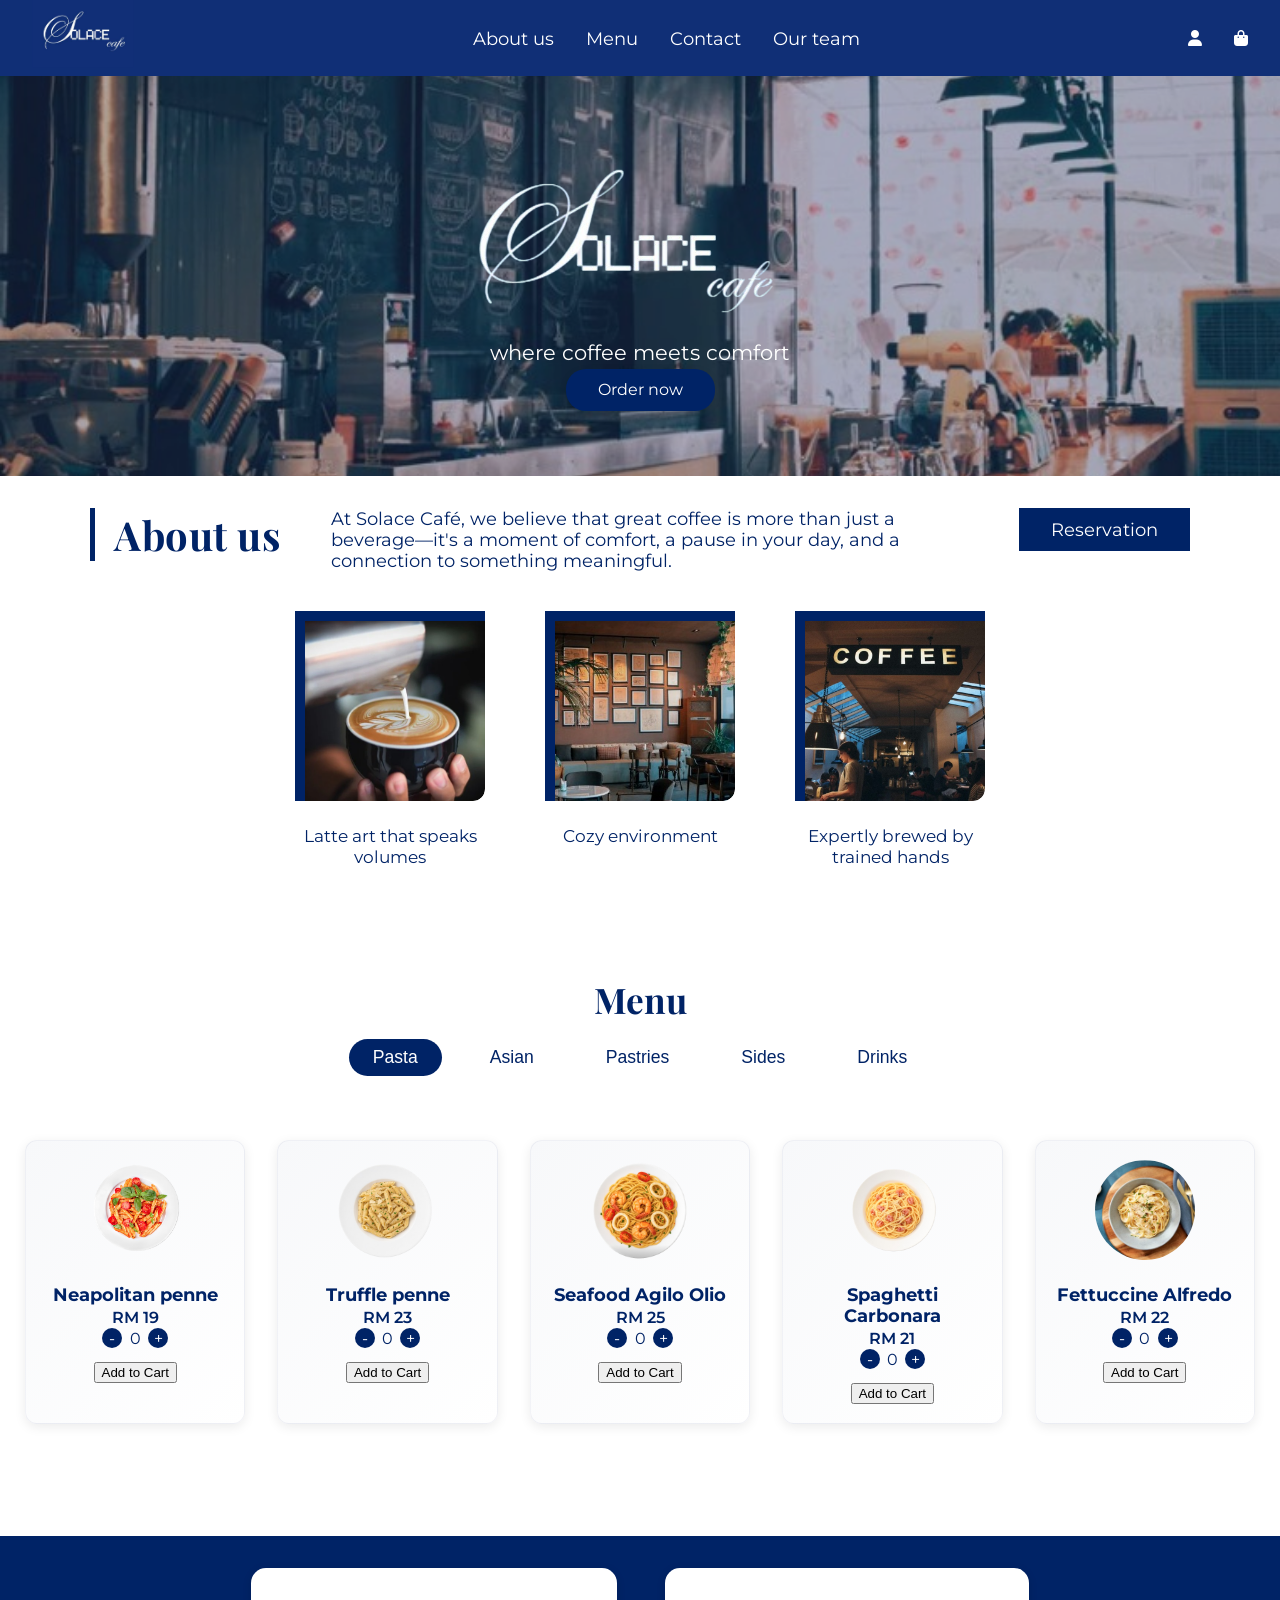
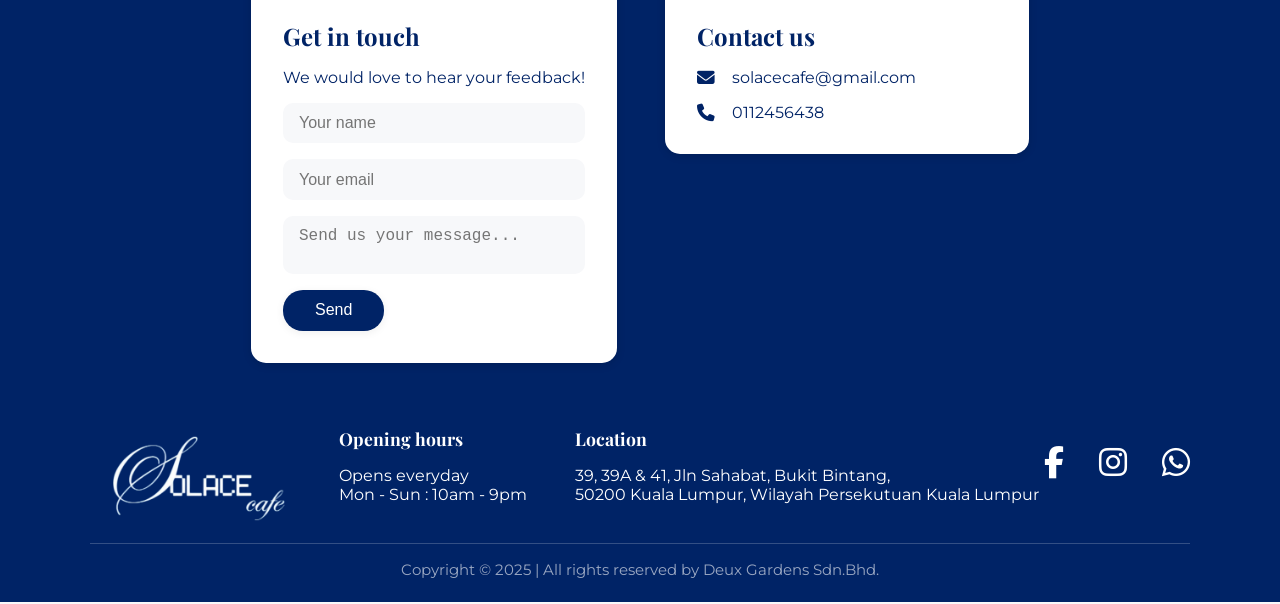
<file: index.html>
<!DOCTYPE html>
<html lang="en">
<head>
  <meta charset="UTF-8">
  <meta name="viewport" content="width=device-width, initial-scale=1.0">
  <title>Solace Cafe</title>
  <link rel="stylesheet" href="css/style.css">
  <link href="https://fonts.googleapis.com/css2?family=Playfair+Display:wght@700&family=Montserrat:wght@400;600&display=swap" rel="stylesheet">
  <link rel="stylesheet" href="https://cdnjs.cloudflare.com/ajax/libs/font-awesome/6.5.0/css/all.min.css">
</head>
<body>
  <!-- Navigation Bar -->
  <nav class="navbar">
    <div class="logo">
      <img src="images/logoweb.png" alt="Solace Cafe Logo" class="logo-img">
    </div>
    <ul class="nav-links">
      <li><a href="#about">About us</a></li>
      <li><a href="#menu">Menu</a></li>
      <li><a href="#contact">Contact</a></li>
     <li><a href="team.html">Our team</a></li>

    </ul>
    <div class="nav-icons">
      <a href="login.html"><i class="fa-solid fa-user"></i></a>
      <a href="cart.html"><i class="fa-solid fa-bag-shopping"></i></a>
    </div>
  </nav>

  <!-- Hero Section -->
  <section class="hero">
    <div class="hero-content">
      <img src="images/logo.png" alt="Solace Cafe Logo" class="hero-logo">
      <p>where coffee meets comfort</p>
      <a href="#menu" class="btn">Order now</a>
    </div>
    <img src="images/cafeinterior.jpg" alt="Cafe interior" class="hero-bg">
  </section>

  <!-- About Us Section -->
  <section class="about" id="about">
    <div class="about-row custom-about-row">
      <div class="about-header custom-about-header">
        <div class="about-title-line custom-about-title-line">
          <span class="about-title custom-about-title">
            About us
          </span>
        </div>
        <p class="custom-about-desc">At Solace Café, we believe that great coffee is more than just a beverage—it's a moment of comfort, a pause in your day, and a connection to something meaningful.</p>
      </div>
      <a href="reservation.html" class="btn btn-reservation custom-reservation-btn">Reservation</a>
    </div>
    <div class="about-cards custom-about-cards">
      <div class="about-card custom-about-card">
        <div class="custom-img-border">
          <img src="images/latte.jpg" alt="Latte art">
        </div>
        <p>Latte art that speaks volumes</p>
      </div>
      <div class="about-card custom-about-card">
        <div class="custom-img-border">
          <img src="images/cozyenvironment.jpg" alt="Cozy environment">
        </div>
        <p>Cozy environment</p>
      </div>
      <div class="about-card custom-about-card">
        <div class="custom-img-border">
          <img src="images/brewed.jpg" alt="Expertly brewed">
        </div>
        <p>Expertly brewed by trained hands</p>
      </div>
    </div>
  </section>

  <!-- Menu Preview Section -->
  <section class="menu-preview" id="menu">
    <h2>Menu</h2>
    <div class="menu-tabs">
      <button class="tab active" data-category="pasta">Pasta</button>
      <button class="tab" data-category="asian">Asian</button>
      <button class="tab" data-category="pastries">Pastries</button>
      <button class="tab" data-category="sides">Sides</button>
      <button class="tab" data-category="drinks">Drinks</button>
    </div>
    <div class="drinks-subtabs" style="display:none;">
      <button class="subtab active" data-subcategory="coffee">Coffee</button>
      <button class="subtab" data-subcategory="non-coffee">Non-Coffee</button>
    </div>
    <div class="menu-slider">
      <button class="menu-arrow left">&lt;</button>
      <div class="menu-items" data-category="pasta" style="display:flex;">
        <!-- Example menu item -->
        <div class="menu-item">
          <img src="images/Neapolitan penne.png" alt="Neapolitan penne">
          <div class="item-info">
            <h3>Neapolitan penne</h3>
            <p>RM 19</p>
          </div>
          <div class="quantity-selector" style="display:flex;justify-content:center;align-items:center;margin-bottom:12px;">
            <button class="decrease">-</button>
            <span class="quantity">0</span>
            <button class="increase">+</button>
          </div>
          <button class="add-to-cart" style="display:block;margin:0 auto;margin-top:10px;">Add to Cart</button>
        </div>
        <div class="menu-item">
          <img src="images/truffle penne.png" alt="Truffle penne">
          <div class="item-info">
            <h3>Truffle penne</h3>
            <p>RM 23</p>
          </div>
          <div class="quantity-selector" style="display:flex;justify-content:center;align-items:center;margin-bottom:12px;">
            <button class="decrease">-</button>
            <span class="quantity">0</span>
            <button class="increase">+</button>
          </div>
          <button class="add-to-cart" style="display:block;margin:0 auto;margin-top:10px;">Add to Cart</button>
        </div>
        <div class="menu-item">
          <img src="images/seafood.png" alt="Seafood Agilo Olio">
          <div class="item-info">
            <h3>Seafood Agilo Olio</h3>
            <p>RM 25</p>
          </div>
          <div class="quantity-selector" style="display:flex;justify-content:center;align-items:center;margin-bottom:12px;">
            <button class="decrease">-</button>
            <span class="quantity">0</span>
            <button class="increase">+</button>
          </div>
          <button class="add-to-cart" style="display:block;margin:0 auto;margin-top:10px;">Add to Cart</button>
        </div>
        <div class="menu-item">
          <img src="images/sc.png" alt="Spaghetti Carbonara">
          <div class="item-info">
            <h3>Spaghetti Carbonara</h3>
            <p>RM 21</p>
          </div>
          <div class="quantity-selector" style="display:flex;justify-content:center;align-items:center;margin-bottom:12px;">
            <button class="decrease">-</button>
            <span class="quantity">0</span>
            <button class="increase">+</button>
          </div>
          <button class="add-to-cart" style="display:block;margin:0 auto;margin-top:10px;">Add to Cart</button>
        </div>
        <div class="menu-item">
          <img src="images/fa.jpg" alt="Fettuccine Alfredo">
          <div class="item-info">
            <h3>Fettuccine Alfredo</h3>
            <p>RM 22</p>
          </div>
          <div class="quantity-selector" style="display:flex;justify-content:center;align-items:center;margin-bottom:12px;">
            <button class="decrease">-</button>
            <span class="quantity">0</span>
            <button class="increase">+</button>
          </div>
          <button class="add-to-cart" style="display:block;margin:0 auto;margin-top:10px;">Add to Cart</button>
        </div>
      </div>
      <button class="menu-arrow right">&gt;</button>
    </div>
    <div class="menu-slider" style="display:none;">
      <button class="menu-arrow left">&lt;</button>
      <div class="menu-items" data-category="asian" style="display:none;">
        <div class="menu-item">
          <img src="images/nasi lemak.png" alt="Nasi Lemak">
          <div class="item-info">
            <h3>Nasi Lemak</h3>
            <p>RM 15</p>
          </div>
          <div class="quantity-selector" style="display:flex;justify-content:center;align-items:center;margin-bottom:12px;">
            <button class="decrease">-</button>
            <span class="quantity">0</span>
            <button class="increase">+</button>
          </div>
          <button class="add-to-cart" style="display:block;margin:0 auto;margin-top:10px;">Add to Cart</button>
        </div>
        <div class="menu-item">
          <img src="images/chicken rice.jpg" alt="Chicken Rice">
          <div class="item-info">
            <h3>Chicken Rice</h3>
            <p>RM 14</p>
          </div>
          <div class="quantity-selector" style="display:flex;justify-content:center;align-items:center;margin-bottom:12px;">
            <button class="decrease">-</button>
            <span class="quantity">0</span>
            <button class="increase">+</button>
          </div>
          <button class="add-to-cart" style="display:block;margin:0 auto;margin-top:10px;">Add to Cart</button>
        </div>
        <div class="menu-item">
          <img src="images/tamago don.png" alt="Tamago Don">
          <div class="item-info">
            <h3>Tamago Don</h3>
            <p>RM 16</p>
          </div>
          <div class="quantity-selector" style="display:flex;justify-content:center;align-items:center;margin-bottom:12px;">
            <button class="decrease">-</button>
            <span class="quantity">0</span>
            <button class="increase">+</button>
          </div>
          <button class="add-to-cart" style="display:block;margin:0 auto;margin-top:10px;">Add to Cart</button>
        </div>
      </div>
      <button class="menu-arrow right">&gt;</button>
    </div>
    <div class="menu-slider" style="display:none;">
      <button class="menu-arrow left">&lt;</button>
      <div class="menu-items" data-category="pastries" style="display:none;">
        <div class="menu-item">
          <img src="images/croissant.png" alt="Croissant">
          <div class="item-info">
            <h3>Croissant</h3>
            <p>RM 8</p>
          </div>
          <div class="quantity-selector" style="display:flex;justify-content:center;align-items:center;margin-bottom:12px;">
            <button class="decrease">-</button>
            <span class="quantity">0</span>
            <button class="increase">+</button>
          </div>
          <button class="add-to-cart" style="display:block;margin:0 auto;margin-top:10px;">Add to Cart</button>
        </div>
        <div class="menu-item">
          <img src="images/blueberrymuffin.jpg" alt="Blueberry Muffin">
          <div class="item-info">
            <h3>Blueberry Muffin</h3>
            <p>RM 5</p>
          </div>
          <div class="quantity-selector" style="display:flex;justify-content:center;align-items:center;margin-bottom:12px;">
            <button class="decrease">-</button>
            <span class="quantity">0</span>
            <button class="increase">+</button>
          </div>
          <button class="add-to-cart" style="display:block;margin:0 auto;margin-top:10px;">Add to Cart</button>
        </div>
        <div class="menu-item">
          <img src="images/cheesecake1.jpg" alt="Cheesecake">
          <div class="item-info">
            <h3>Cheesecake</h3>
            <p>RM 10</p>
          </div>
          <div class="quantity-selector" style="display:flex;justify-content:center;align-items:center;margin-bottom:12px;">
            <button class="decrease">-</button>
            <span class="quantity">0</span>
            <button class="increase">+</button>
          </div>
          <button class="add-to-cart" style="display:block;margin:0 auto;margin-top:10px;">Add to Cart</button>
        </div>
      </div>
      <button class="menu-arrow right">&gt;</button>
    </div>
    <div class="menu-slider" style="display:none;">
      <button class="menu-arrow left">&lt;</button>
      <div class="menu-items" data-category="sides" style="display:none;">
        <div class="menu-item">
          <img src="images/garlicbread.jpg" alt="Garlic Bread">
          <div class="item-info">
            <h3>Garlic Bread</h3>
            <p>RM 5</p>
          </div>
          <div class="quantity-selector" style="display:flex;justify-content:center;align-items:center;margin-bottom:12px;">
            <button class="decrease">-</button>
            <span class="quantity">0</span>
            <button class="increase">+</button>
          </div>
          <button class="add-to-cart" style="display:block;margin:0 auto;margin-top:10px;">Add to Cart</button>
        </div>
        <div class="menu-item">
          <img src="images/frenchfries.jpg" alt="French Fries">
          <div class="item-info">
            <h3>French Fries</h3>
            <p>RM 7</p>
          </div>
          <div class="quantity-selector" style="display:flex;justify-content:center;align-items:center;margin-bottom:12px;">
            <button class="decrease">-</button>
            <span class="quantity">0</span>
            <button class="increase">+</button>
          </div>
          <button class="add-to-cart" style="display:block;margin:0 auto;margin-top:10px;">Add to Cart</button>
        </div>
        <div class="menu-item">
          <img src="images/salad.png" alt="Salad">
          <div class="item-info">
            <h3>Salad</h3>
            <p>RM 9</p>
          </div>
          <div class="quantity-selector" style="display:flex;justify-content:center;align-items:center;margin-bottom:12px;">
            <button class="decrease">-</button>
            <span class="quantity">0</span>
            <button class="increase">+</button>
          </div>
          <button class="add-to-cart" style="display:block;margin:0 auto;margin-top:10px;">Add to Cart</button>
        </div>
      </div>
      <button class="menu-arrow right">&gt;</button>
    </div>
    <div class="menu-slider" style="display:none;">
      <button class="menu-arrow left">&lt;</button>
      <div class="menu-items" data-category="coffee" style="display:none;">
        <div class="menu-item">
          <img src="images/latte.jpg" alt="Latte">
          <div class="item-info">
            <h3>Latte</h3>
            <p>RM 10</p>
          </div>
          <div class="quantity-selector" style="display:flex;justify-content:center;align-items:center;margin-bottom:12px;">
            <button class="decrease">-</button>
            <span class="quantity">0</span>
            <button class="increase">+</button>
          </div>
          <button class="add-to-cart" style="display:block;margin:0 auto;margin-top:10px;">Add to Cart</button>
        </div>
        <div class="menu-item">
          <img src="images/cup.jpg" alt="Cappuccino">
          <div class="item-info">
            <h3>Cappuccino</h3>
            <p>RM 11</p>
          </div>
          <div class="quantity-selector" style="display:flex;justify-content:center;align-items:center;margin-bottom:12px;">
            <button class="decrease">-</button>
            <span class="quantity">0</span>
            <button class="increase">+</button>
          </div>
          <button class="add-to-cart" style="display:block;margin:0 auto;margin-top:10px;">Add to Cart</button>
        </div>
        <div class="menu-item">
          <img src="images/matcha latte.jpg" alt="Matcha Latte">
          <div class="item-info">
            <h3>Matcha Latte</h3>
            <p>RM 12</p>
          </div>
          <div class="quantity-selector" style="display:flex;justify-content:center;align-items:center;margin-bottom:12px;">
            <button class="decrease">-</button>
            <span class="quantity">0</span>
            <button class="increase">+</button>
          </div>
          <button class="add-to-cart" style="display:block;margin:0 auto;margin-top:10px;">Add to Cart</button>
        </div>
      </div>
      <button class="menu-arrow right">&gt;</button>
    </div>
    <div class="menu-slider" style="display:none;">
      <button class="menu-arrow left">&lt;</button>
      <div class="menu-items" data-category="non-coffee" style="display:none;">
        <div class="menu-item">
          <img src="images/ice tea.jpg" alt="Iced Tea">
          <div class="item-info">
            <h3>Iced Tea</h3>
            <p>RM 8</p>
          </div>
          <div class="quantity-selector" style="display:flex;justify-content:center;align-items:center;margin-bottom:12px;">
            <button class="decrease">-</button>
            <span class="quantity">0</span>
            <button class="increase">+</button>
          </div>
          <button class="add-to-cart" style="display:block;margin:0 auto;margin-top:10px;">Add to Cart</button>
        </div>
        <div class="menu-item">
          <img src="images/orange juice.jpg" alt="Orange Juice">
          <div class="item-info">
            <h3>Orange Juice</h3>
            <p>RM 9</p>
          </div>
          <div class="quantity-selector" style="display:flex;justify-content:center;align-items:center;margin-bottom:12px;">
            <button class="decrease">-</button>
            <span class="quantity">0</span>
            <button class="increase">+</button>
          </div>
          <button class="add-to-cart" style="display:block;margin:0 auto;margin-top:10px;">Add to Cart</button>
        </div>
      </div>
      <button class="menu-arrow right">&gt;</button>
    </div>
  </section>

  <!-- Contact Section -->
  <section class="contact" id="contact">
    <div class="contact-form">
      <h2>Get in touch</h2>
      <p>We would love to hear your feedback!</p>
      <form id="feedback-form">
        <input type="text" placeholder="Your name" required>
        <input type="email" placeholder="Your email" required>
        <textarea placeholder="Send us your message..." required></textarea>
        <button type="submit" class="btn">Send</button>
      </form>
      <div id="contact-success" class="contact-success-message" style="display:none;">Thank you for your feedback! We have received your message.</div>
    </div>
    <div class="contact-info">
      <h2>Contact us</h2>
      <p><i class="fa-solid fa-envelope"></i> solacecafe@gmail.com</p>
      <p><i class="fa-solid fa-phone"></i> 0112456438</p>
    </div>
  </section>

  <!-- Footer -->
  <footer>
    <div class="footer-main">
      <div class="footer-logo">
        <img src="images/logo.png" alt="Solace Cafe Logo">
      </div>
      <div class="footer-info">
        <div>
          <h4>Opening hours</h4>
          <p>Opens everyday<br>Mon - Sun : 10am - 9pm</p>
        </div>
        <div>
          <h4>Location</h4>
          <p>39, 39A & 41, Jln Sahabat, Bukit Bintang,<br>50200 Kuala Lumpur, Wilayah Persekutuan Kuala Lumpur</p>
        </div>
      </div>
      <div class="footer-social">
        <a href="https://www.facebook.com/p/Solace-Bukit-Bintang-100094169354292/" target="_blank"><i class="fab fa-facebook-f"></i></a>
        <a href="https://www.instagram.com/solace.bb/?hl=en" target="_blank"><i class="fab fa-instagram"></i></a>
        <a href="https://wa.me/60125571470" target="_blank"><i class="fab fa-whatsapp"></i></a>
      </div>
    </div>
    <div class="footer-bottom">
      <p>Copyright © 2025 | All rights reserved by Deux Gardens Sdn.Bhd.</p>
    </div>
  </footer>
  <!-- Scroll to top button -->
  <button id="scrollToTop" class="scroll-to-top">
    <i class="fa-solid fa-arrow-up"></i>
  </button>
  
  <script src="js/main.js"></script>
</body>
</html>
</file>
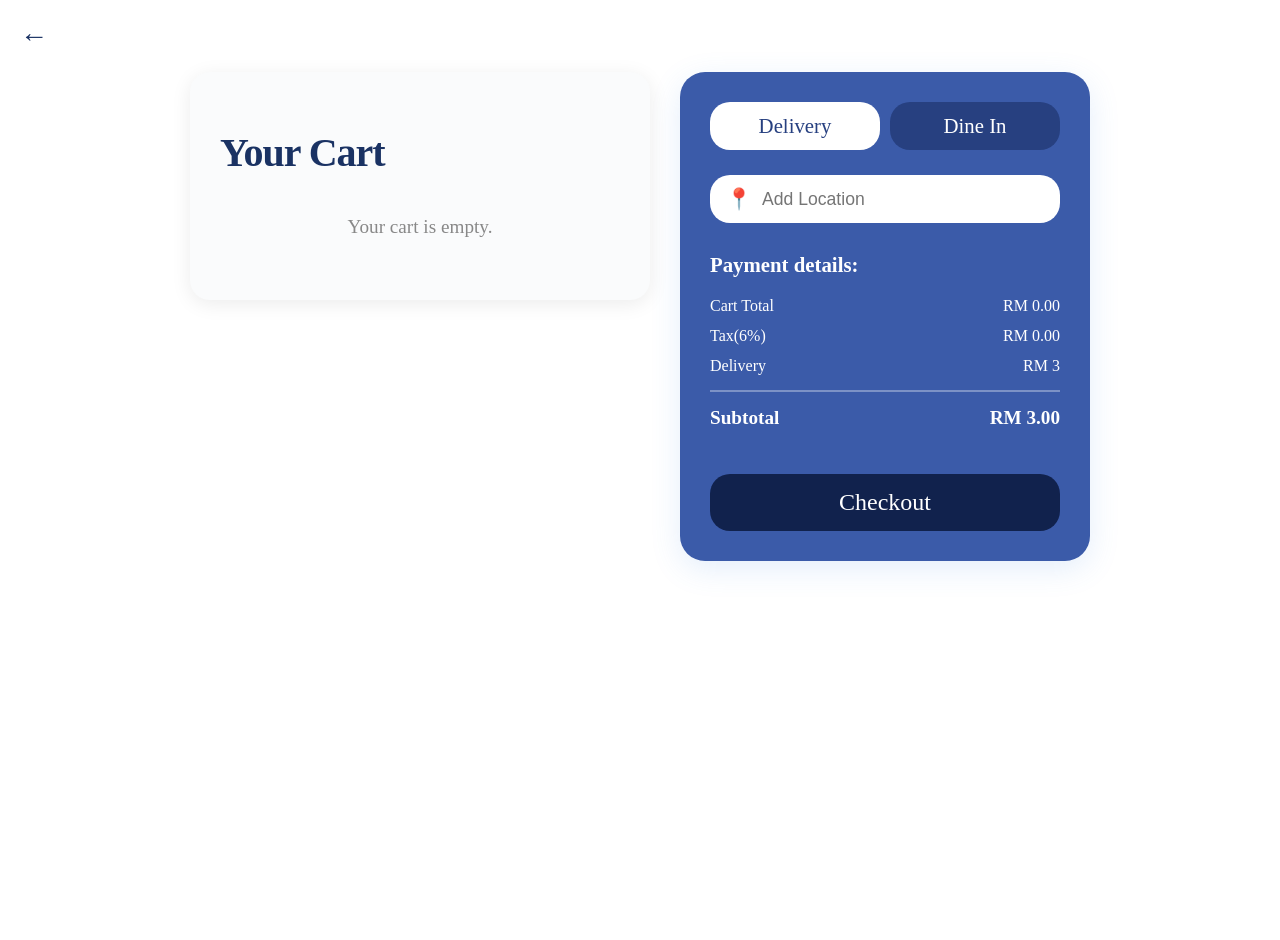
<file: cart.html>
<!DOCTYPE html>
<html lang="en">
<head>
  <meta charset="UTF-8">
  <meta name="viewport" content="width=device-width, initial-scale=1.0">
  <title>Your Cart - Solace Cafe</title>
  <link rel="stylesheet" href="css/style.css">
  <link rel="stylesheet" href="https://cdnjs.cloudflare.com/ajax/libs/font-awesome/6.5.0/css/all.min.css">
  <style>
    body {
      font-family: 'Georgia', serif;
      background-color: #fff;
      min-height: 100vh;
      padding: 20px;
      color: #1a3263;
    }
    .back-arrow {
      font-size: 28px;
      color: #1a3263;
      cursor: pointer;
      margin-bottom: 20px;
      font-weight: bold;
    }
    .container {
      max-width: 900px;
      margin: 0 auto;
      display: flex;
      gap: 30px;
      align-items: flex-start;
    }
    .left-section {
      flex: 1;
      background: #fafbfc;
      padding: 30px;
      border-radius: 20px;
      box-shadow: 0 4px 20px rgba(0, 0, 0, 0.08);
    }
    .page-title {
      font-size: 2.5rem;
      color: #1a3263;
      font-weight: 600;
      margin-bottom: 40px;
      letter-spacing: -1px;
    }
    .cart-item {
      display: flex;
      align-items: center;
      gap: 20px;
      margin-bottom: 30px;
      background: #fff;
      border-radius: 30px;
      box-shadow: 0 2px 10px #0001;
      padding: 20px 30px;
      position: relative;
      max-width: 500px;
    }
    .quantity-control {
      display: flex;
      flex-direction: column;
      align-items: center;
      background: #1a3263;
      border-radius: 20px;
      padding: 15px 10px;
      min-width: 60px;
      user-select: none;
    }
    .quantity-btn {
      background: none;
      border: none;
      color: #fff;
      font-size: 2rem;
      font-weight: bold;
      cursor: pointer;
      padding: 5px;
      width: 30px;
      height: 30px;
      display: flex;
      align-items: center;
      justify-content: center;
      transition: opacity 0.2s;
    }
    .quantity-btn:hover { opacity: 0.8; }
    .quantity-number {
      color: #fff;
      font-size: 24px;
      font-weight: bold;
      margin: 10px 0;
    }
    .food-image {
      width: 100px;
      height: 100px;
      border-radius: 50%;
      object-fit: cover;
      border: 3px solid #fff;
      box-shadow: 0 2px 8px #0002;
      background: #fff;
    }
    .food-details {
      flex: 1;
    }
    .food-name {
      font-size: 1.3rem;
      color: #1a3263;
      font-weight: 500;
      margin-bottom: 8px;
    }
    .food-price {
      font-size: 1.1rem;
      color: #1a3263;
      font-weight: 600;
    }
    .remove-btn {
      background: #fff;
      border: none;
      border-radius: 50%;
      width: 32px;
      height: 32px;
      color: #e74c3c;
      font-size: 1.5rem;
      cursor: pointer;
      box-shadow: 0 2px 6px #0002;
      display: flex;
      align-items: center;
      justify-content: center;
      transition: background 0.2s;
      position: absolute;
      top: 18px;
      right: 18px;
    }
    .remove-btn:hover { background: #ffeaea; }
    .right-section {
      width: 350px;
      background: #3b5ba9;
      border-radius: 25px;
      padding: 30px;
      color: #fff;
      box-shadow: 0 8px 30px rgba(74, 144, 226, 0.15);
    }
    .delivery-options {
      display: flex;
      margin-bottom: 25px;
    }
    .delivery-btn {
      flex: 1;
      padding: 12px 0;
      border: none;
      border-radius: 20px;
      font-size: 1.3rem;
      font-weight: 500;
      cursor: pointer;
      font-family: inherit;
      background: #274080;
      color: #fff;
      margin-right: 10px;
      transition: background 0.2s, color 0.2s;
    }
    .delivery-btn:last-child { margin-right: 0; }
    .delivery-btn.active {
      background: #fff;
      color: #274080;
    }
    .location-section { margin-bottom: 30px; }
    .location-input {
      width: 100%;
      padding: 0;
      border: none;
      border-radius: 20px;
      font-size: 1.1rem;
      background: #fff;
      color: #274080;
      display: flex;
      align-items: center;
      box-sizing: border-box;
      margin: 0;
      height: 48px;
      overflow: hidden;
    }
    .location-input input {
      border: none;
      outline: none;
      background: transparent;
      font-size: 1.1rem;
      color: #274080;
      width: 100%;
      padding: 13px 0 13px 0;
      box-sizing: border-box;
      height: 48px;
      border-radius: 0 20px 20px 0;
      margin: 0;
      display: block;
    }
    .location-icon {
      color: #e17055;
      margin-left: 16px;
      margin-right: 10px;
      font-size: 1.3rem;
      flex-shrink: 0;
    }
    .payment-details { margin-bottom: 30px; }
    .payment-title {
      font-size: 1.3rem;
      font-weight: 600;
      margin-bottom: 20px;
    }
    .payment-row {
      display: flex;
      justify-content: space-between;
      margin-bottom: 12px;
      font-size: 1rem;
    }
    .payment-row.total {
      border-top: 2px solid #fff5;
      padding-top: 15px;
      margin-top: 15px;
      font-size: 1.2rem;
      font-weight: bold;
    }
    .checkout-btn {
      width: 100%;
      padding: 15px;
      background: #11224d;
      color: #fff;
      border: none;
      border-radius: 20px;
      font-size: 1.5rem;
      font-family: inherit;
      font-weight: 500;
      margin-top: 15px;
      cursor: pointer;
      transition: background 0.2s;
    }
    .checkout-btn:hover {
      background: #f7c873;
      color: #002366;
    }
    .empty-cart {
      text-align: center;
      color: #888;
      margin: 2rem 0;
      font-size: 1.2rem;
    }
    @media (max-width: 900px) {
      .container {
        flex-direction: column;
        gap: 20px;
      }
      .right-section { width: 100%; }
      .left-section { padding: 20px; }
      .page-title { font-size: 2rem; }
      .cart-item { gap: 15px; }
      .food-image { width: 80px; height: 80px; }
      .delivery-options { flex-direction: column; gap: 10px; }
      .delivery-btn:not(.active) { margin-left: 0; }
    }
  </style>
</head>
<body>
  <div class="back-arrow" onclick="window.location.href='index.html'">←</div>
  <div class="container">
    <div class="left-section">
      <h1 class="page-title">Your Cart</h1>
      <div id="cart-items"></div>
      <div class="empty-cart" id="empty-cart" style="display:none;">Your cart is empty.</div>
    </div>
    <div class="right-section">
      <div class="delivery-options">
        <button class="delivery-btn active" id="deliveryBtn" onclick="selectDelivery()">Delivery</button>
        <button class="delivery-btn" id="dineInBtn" onclick="selectDineIn()">Dine In</button>
      </div>
      <div class="location-section">
        <div class="location-input">
          <span class="location-icon">📍</span>
          <input
            type="text"
            id="locationField"
            placeholder="Add Location"
            style="border:none;outline:none;background:transparent;font-size:1.1rem;color:#274080;width:100%;"
          />
        </div>
      </div>
      <div class="payment-details">
        <div class="payment-title">Payment details:</div>
        <div class="payment-row">
          <span>Cart Total</span>
          <span>RM <span id="cartTotal">0</span></span>
        </div>
        <div class="payment-row">
          <span>Tax(6%)</span>
          <span>RM <span id="taxAmount">0</span></span>
        </div>
        <div class="payment-row" id="deliveryRow">
          <span>Delivery</span>
          <span>RM <span id="deliveryFee">3</span></span>
        </div>
        <div class="payment-row total">
          <span>Subtotal</span>
          <span>RM <span id="subtotal">0</span></span>
        </div>
      </div>
      <button class="checkout-btn" onclick="checkout()">Checkout</button>
    </div>
  </div>

  <script>
    let isDelivery = true;

    function renderCart() {
      const cart = JSON.parse(localStorage.getItem('cart')) || [];
      const cartItemsDiv = document.getElementById('cart-items');
      const emptyCartDiv = document.getElementById('empty-cart');
      
      cartItemsDiv.innerHTML = '';
      
      if (cart.length === 0) {
        emptyCartDiv.style.display = 'block';
        updatePrices();
        return;
      }
      
      emptyCartDiv.style.display = 'none';
      
      cart.forEach((item, index) => {
        const div = document.createElement('div');
        div.className = 'cart-item';
        div.innerHTML = `
          <div class="quantity-control">
            <button class="quantity-btn" onclick="changeQuantity(${index}, -1)">-</button>
            <div class="quantity-number">${item.quantity}</div>
            <button class="quantity-btn" onclick="changeQuantity(${index}, 1)">+</button>
          </div>
          <img src="${item.img}" alt="${item.name}" class="food-image">
          <div class="food-details">
            <div class="food-name">${item.name}</div>
            <div class="food-price">RM ${(item.price * item.quantity).toFixed(2)}</div>
          </div>
          <button class="remove-btn" onclick="removeItem(${index})">×</button>
        `;
        cartItemsDiv.appendChild(div);
      });
      
      updatePrices();
    }

    function changeQuantity(index, change) {
      const cart = JSON.parse(localStorage.getItem('cart')) || [];
      if (cart[index]) {
        cart[index].quantity += change;
        if (cart[index].quantity <= 0) {
          cart.splice(index, 1);
        }
        localStorage.setItem('cart', JSON.stringify(cart));
        renderCart();
      }
    }

    function removeItem(index) {
      if (confirm('Are you sure you want to remove this item from your cart?')) {
        const cart = JSON.parse(localStorage.getItem('cart')) || [];
        cart.splice(index, 1);
        localStorage.setItem('cart', JSON.stringify(cart));
        renderCart();
      }
    }

    function updatePrices() {
      const cart = JSON.parse(localStorage.getItem('cart')) || [];
      const cartTotal = cart.reduce((total, item) => total + (item.price * item.quantity), 0);
      const taxAmount = (cartTotal * 0.06).toFixed(2);
      const deliveryFee = isDelivery ? 3 : 0;
      const subtotal = (cartTotal + parseFloat(taxAmount) + deliveryFee).toFixed(2);
      
      document.getElementById('cartTotal').textContent = cartTotal.toFixed(2);
      document.getElementById('taxAmount').textContent = taxAmount;
      document.getElementById('deliveryFee').textContent = deliveryFee;
      document.getElementById('subtotal').textContent = subtotal;
      document.getElementById('deliveryRow').style.display = isDelivery ? '' : 'none';
    }

    function selectDelivery() {
      isDelivery = true;
      document.getElementById('deliveryBtn').classList.add('active');
      document.getElementById('dineInBtn').classList.remove('active');
      updatePrices();
    }

    function selectDineIn() {
      isDelivery = false;
      document.getElementById('deliveryBtn').classList.remove('active');
      document.getElementById('dineInBtn').classList.add('active');
      updatePrices();
    }

    function checkout() {
      const cart = JSON.parse(localStorage.getItem('cart')) || [];
      if (cart.length === 0) {
        alert('Your cart is empty!');
        return;
      }
      
      const location = document.getElementById('locationField').value.trim();
      if (isDelivery && !location) {
        alert('Please enter your location before checking out.');
        document.getElementById('locationField').focus();
        return;
      }
      
      const total = document.getElementById('subtotal').textContent;
      alert(`Proceeding to checkout with total: RM ${total}\n${isDelivery ? 'Delivery Location: ' + location : 'Dine-in order'}`);
      
      // Redirect to checkout page
      window.location.href = 'checkout.html';
    }

    // Initialize cart on page load
    renderCart();
  </script>
</body>
</html>
</file>
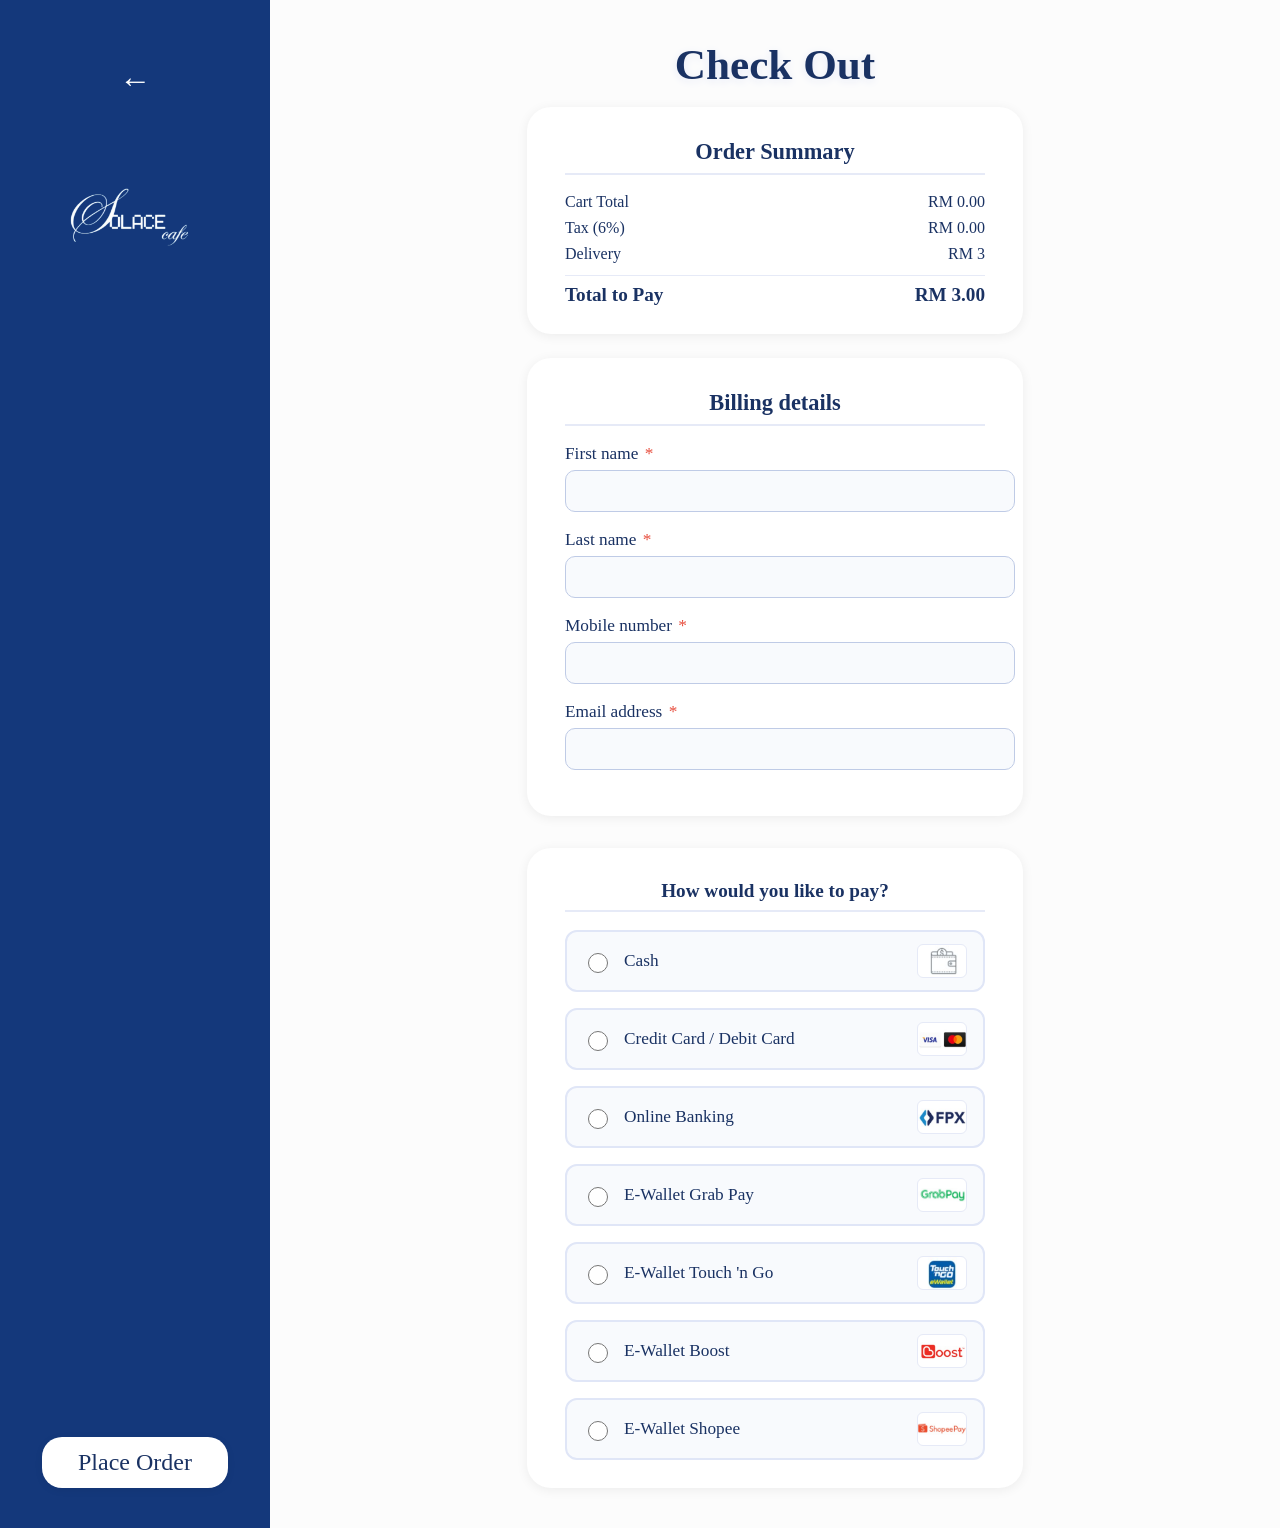
<file: checkout.html>
<!DOCTYPE html>
<html lang="en">
<head>
    <meta charset="UTF-8">
    <meta name="viewport" content="width=device-width, initial-scale=1.0">
    <title>Check Out</title>
    <link rel="stylesheet" href="css/checkout.css">
</head>
<body>
    <div class="checkout-container">
        <div class="sidebar">
            <div style="height: 24px;"></div>
            <div class="back-arrow" onclick="window.location.href='cart.html'">&#8592;</div>
            <div class="logo">
                <img src="images/logo.png" alt="Solace Cafe Logo" />
            </div>
            <button class="place-order-btn">Place Order</button>
        </div>
        <div class="main-content">
            <div class="checkout-title">Check Out</div>
            <div id="order-summary" class="section-box" style="margin-bottom:24px;text-align:center;"></div>
            <form class="section-box" id="billingForm" autocomplete="off">
                <div class="section-title">Billing details</div>
                <div class="form-group">
                    <label class="form-label">First name <span class="required">*</span></label>
                    <input type="text" class="form-input" name="firstName" required>
                </div>
                <div class="form-group">
                    <label class="form-label">Last name <span class="required">*</span></label>
                    <input type="text" class="form-input" name="lastName" required>
                </div>
                <div class="form-group">
                    <label class="form-label">Mobile number <span class="required">*</span></label>
                    <input type="tel" class="form-input" name="mobile" required pattern="[0-9]{10,15}">
                </div>
                <div class="form-group">
                    <label class="form-label">Email address <span class="required">*</span></label>
                    <input type="email" class="form-input" name="email" required>
                </div>
            </form>
            <div class="payment-section">
                <div class="payment-title">How would you like to pay?</div>
                <div class="payment-options">
                    <label class="payment-option">
                        <input type="radio" name="payment" value="cash" required>
                        <span class="payment-label">Cash</span>
                        <span class="payment-img">
                            <img src="images/cash.png" alt="Cash" />
                        </span>
                    </label>
                    <label class="payment-option">
                        <input type="radio" name="payment" value="card">
                        <span class="payment-label">Credit Card / Debit Card</span>
                        <span class="payment-img">
                            <img src="images/card.png" alt="Credit/Debit Card" />
                        </span>
                    </label>
                    <label class="payment-option">
                        <input type="radio" name="payment" value="onlinebanking">
                        <span class="payment-label">Online Banking</span>
                        <span class="payment-img">
                            <img src="images/onlinebanking.png" alt="Online Banking" />
                        </span>
                    </label>
                    <label class="payment-option">
                        <input type="radio" name="payment" value="grabpay">
                        <span class="payment-label">E-Wallet Grab Pay</span>
                        <span class="payment-img">
                            <img src="images/grabpay.png" alt="Grab Pay" />
                        </span>
                    </label>
                    <label class="payment-option">
                        <input type="radio" name="payment" value="tng">
                        <span class="payment-label">E-Wallet Touch 'n Go</span>
                        <span class="payment-img">
                            <img src="images/tng.png" alt="Touch 'n Go" />
                        </span>
                    </label>
                    <label class="payment-option">
                        <input type="radio" name="payment" value="boost">
                        <span class="payment-label">E-Wallet Boost</span>
                        <span class="payment-img">
                            <img src="images/boost.png" alt="Boost" />
                        </span>
                    </label>
                    <label class="payment-option">
                        <input type="radio" name="payment" value="shopee">
                        <span class="payment-label">E-Wallet Shopee</span>
                        <span class="payment-img">
                            <img src="images/shopee.png" alt="Shopee" />
                        </span>
                    </label>
                </div>
            </div>
        </div>
    </div>
    <script src="js/checkout.js"></script>
</body>
</html>
</file>
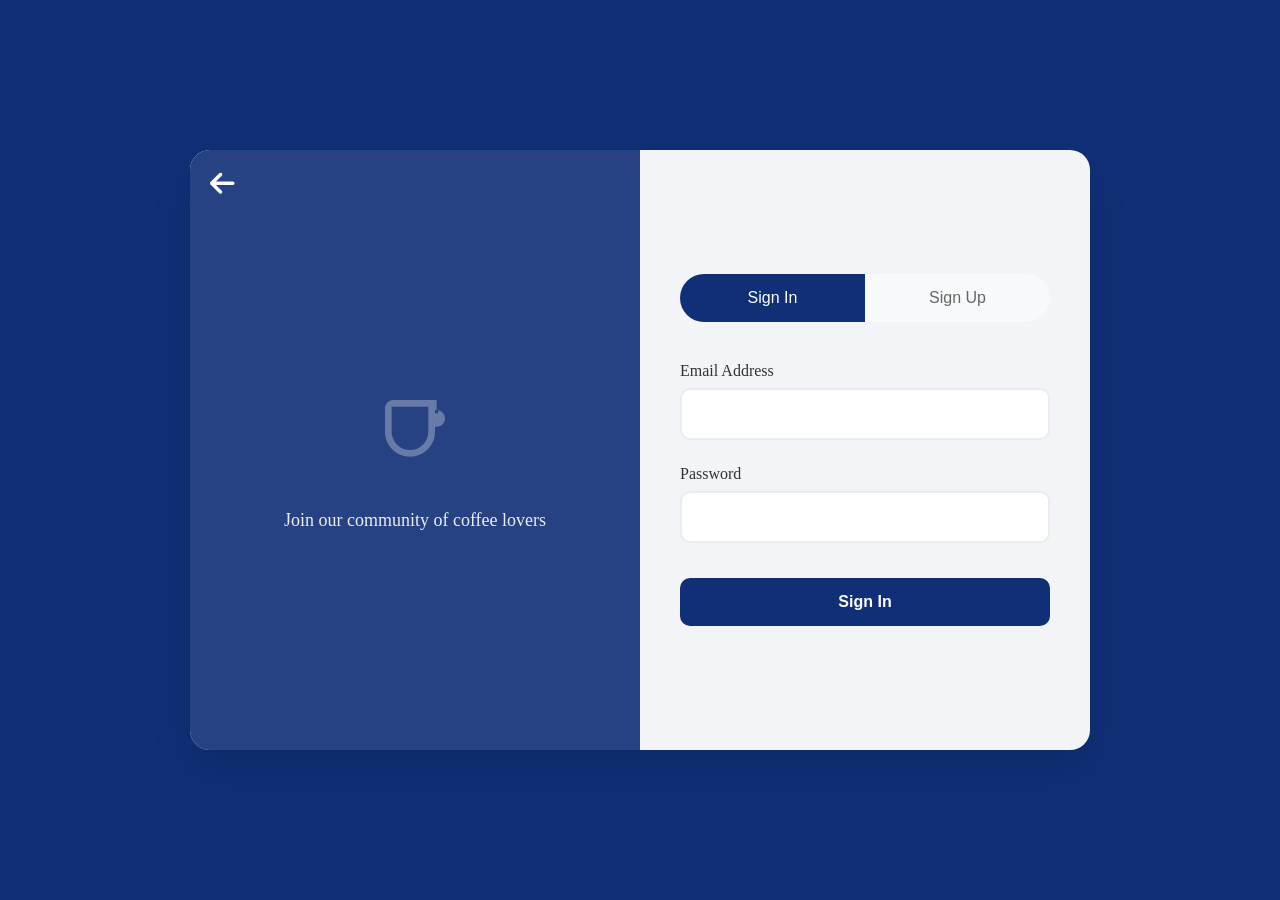
<file: login.html>
<!DOCTYPE html>
<html lang="en">
<head>
    <meta charset="UTF-8">
    <meta name="viewport" content="width=device-width, initial-scale=1.0">
    <title>Sign In | Cafe</title>
    <link rel="stylesheet" href="css/loginstyle.css">
    <link rel="stylesheet" href="https://cdnjs.cloudflare.com/ajax/libs/font-awesome/6.5.0/css/all.min.css">
</head>
<body>
    <div class="auth-container">
        <div class="auth-left">
            <svg class="coffee-cup" viewBox="0 0 24 24" fill="currentColor">
                <path d="M18.5 3H5.5C4.1 3 3 4.1 3 5.5V12.5C3 16.6 6.4 20 10.5 20S18 16.6 18 12.5V11H18.5C19.9 11 21 9.9 21 8.5S19.9 6 18.5 6V3M16 5V9H18.5C18.8 9 19 8.8 19 8.5S18.8 8 18.5 8H18V6H18.5C18.8 6 19 6.2 19 6.5S18.8 7 18.5 7H16V5M5 5H16V12.5C16 15.5 13.5 18 10.5 18S5 15.5 5 12.5V5Z"/>
            </svg>
            <p style="opacity: 0.9; font-size: 18px; font-weight: 500; margin-top: 20px;">Join our community of coffee lovers</p>
        </div>
        
        <div class="auth-right">
            <!-- Back Button -->
            <a href="index.html" class="back-button">
                <i class="fas fa-arrow-left"></i>
            </a>

            <div class="auth-toggle">
                <button class="toggle-btn active" onclick="showLogin()">Sign In</button>
                <button class="toggle-btn" onclick="showSignup()">Sign Up</button>
            </div>

            <!-- Login Form -->
            <div id="loginForm" class="auth-form active">
                <form onsubmit="handleLogin(event)">
                    <div class="form-group">
                        <label for="loginEmail">Email Address</label>
                        <input type="email" id="loginEmail" required>
                    </div>
                    <div class="form-group">
                        <label for="loginPassword">Password</label>
                        <input type="password" id="loginPassword" required>
                    </div>
                    <button type="submit" class="auth-btn">Sign In</button>
                </form>
            </div>

            <!-- Signup Form -->
            <div id="signupForm" class="auth-form">
                <form onsubmit="handleSignup(event)">
                    <div class="form-group">
                        <label for="signupName">Full Name</label>
                        <input type="text" id="signupName" required>
                    </div>
                    <div class="form-group">
                        <label for="signupEmail">Email Address</label>
                        <input type="email" id="signupEmail" required>
                    </div>
                    <div class="form-group">
                        <label for="signupPassword">Password</label>
                        <input type="password" id="signupPassword" required>
                    </div>
                    <div class="form-group">
                        <label for="confirmPassword">Confirm Password</label>
                        <input type="password" id="confirmPassword" required>
                    </div>
                    <button type="submit" class="auth-btn">Create Account</button>
                </form>
            </div>

            <!-- Success Message -->
            <div id="successMessage" class="success-message">
                <div class="success-icon">✓</div>
                <div class="welcome-text">Welcome!</div>
                <div class="welcome-subtext">You've successfully signed in. Ready to enjoy some great coffee?</div>
                <button class="continue-btn" onclick="continueToCafe()">Continue to main page</button>
            </div>
        </div>
    </div>

    <script src="js/login.js"></script>
</body>
</html>
</file>
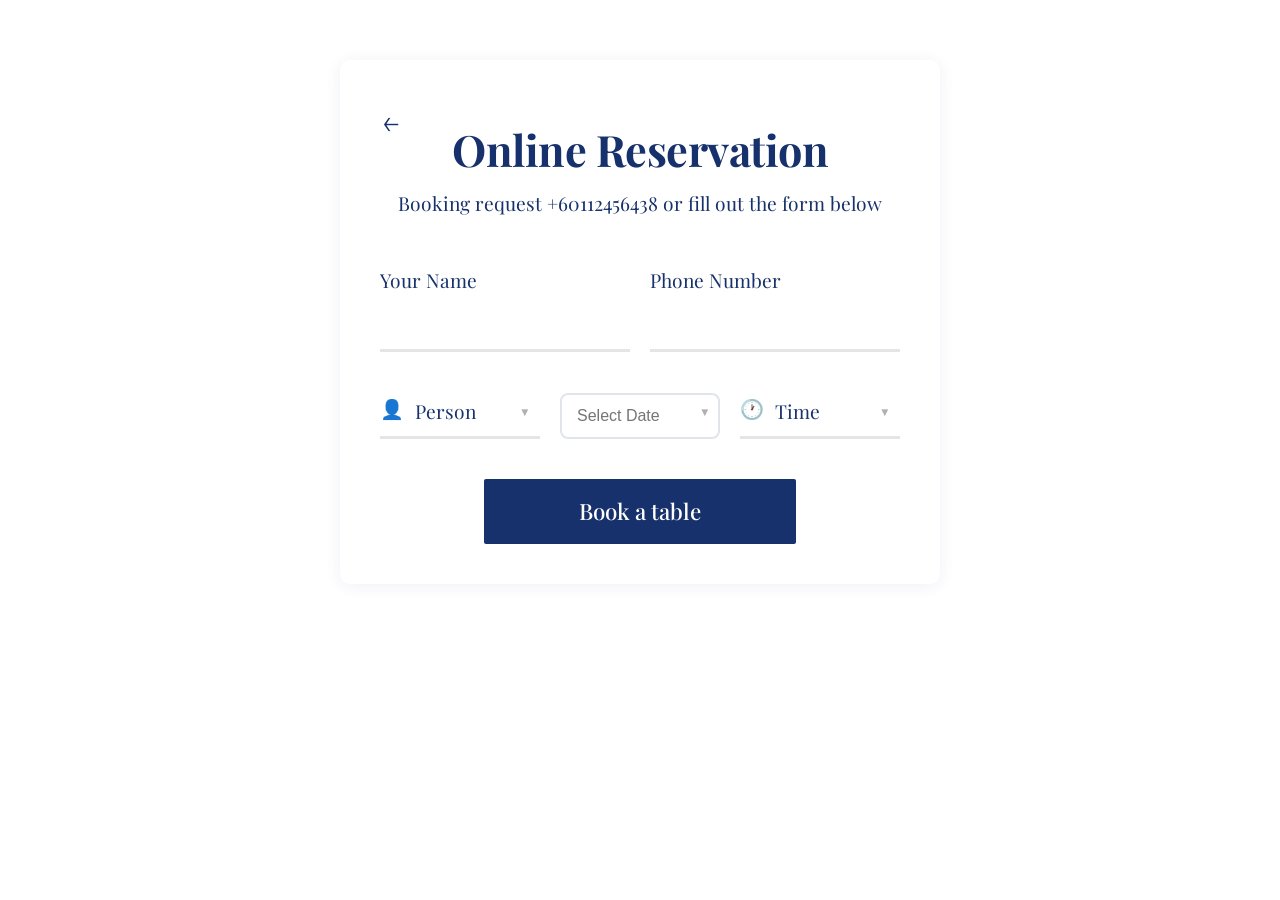
<file: reservation.html>
<!DOCTYPE html>
<html lang="en">
<head>
  <meta charset="UTF-8" />
  <meta name="viewport" content="width=device-width, initial-scale=1.0" />
  <title>Online Reservation</title>
  <!-- Google Fonts -->
  <link rel="stylesheet" href="https://fonts.googleapis.com/css?family=Playfair+Display:400,700&display=swap" />
  <link rel="stylesheet" href="https://fonts.googleapis.com/css?family=Montserrat:400,500&display=swap" />
  <!-- Custom CSS -->
  <link rel="stylesheet" href="css/reservation.css" />
  <style>
    .calendar-container {
      position: relative;
      display: inline-block;
      width: 100%;
    }
    
    .calendar-input {
      width: 100%;
      padding: 12px 15px;
      border: 2px solid #e1e5e9;
      border-radius: 8px;
      font-size: 16px;
      background: white;
      cursor: pointer;
      transition: border-color 0.3s;
      box-sizing: border-box;
    }
    
    .calendar-input:hover {
      border-color: #3b5ba9;
    }
    
    .calendar-input:focus {
      outline: none;
      border-color: #3b5ba9;
    }
    
    .calendar-dropdown {
      position: absolute;
      top: 100%;
      left: 0;
      right: 0;
      background: white;
      border: 2px solid #e1e5e9;
      border-radius: 8px;
      box-shadow: 0 8px 30px rgba(0, 0, 0, 0.2);
      z-index: 1000;
      display: none;
      margin-top: 5px;
      min-width: 280px;
      width: 100%;
      max-width: 320px;
    }
    
    .calendar-header {
      display: flex;
      justify-content: space-between;
      align-items: center;
      padding: 12px 15px;
      background: #3b5ba9;
      color: white;
      border-radius: 6px 6px 0 0;
    }
    
    .calendar-nav {
      background: none;
      border: none;
      color: white;
      font-size: 16px;
      cursor: pointer;
      padding: 5px 8px;
      border-radius: 4px;
      transition: background 0.2s;
      font-weight: bold;
    }
    
    .calendar-nav:hover {
      background: rgba(255, 255, 255, 0.2);
    }
    
    .calendar-title {
      font-weight: 600;
      font-size: 14px;
      text-align: center;
      flex: 1;
    }
    
    .calendar-grid {
      padding: 12px;
    }
    
    .calendar-weekdays {
      display: grid;
      grid-template-columns: repeat(7, 1fr);
      gap: 2px;
      margin-bottom: 8px;
    }
    
    .weekday {
      text-align: center;
      font-weight: 600;
      color: #666;
      font-size: 12px;
      padding: 6px 0;
    }
    
    .calendar-days {
      display: grid;
      grid-template-columns: repeat(7, 1fr);
      gap: 2px;
    }
    
    .calendar-day {
      text-align: center;
      padding: 8px 2px;
      cursor: pointer;
      border-radius: 4px;
      transition: background 0.2s;
      font-size: 13px;
      min-height: 32px;
      display: flex;
      align-items: center;
      justify-content: center;
    }
    
    .calendar-day:hover {
      background: #f0f4ff;
    }
    
    .calendar-day.selected {
      background: #3b5ba9;
      color: white;
      font-weight: 600;
    }
    
    .calendar-day.today {
      background: #e8f2ff;
      color: #3b5ba9;
      font-weight: 600;
      border: 2px solid #3b5ba9;
    }
    
    .calendar-day.other-month {
      color: #ccc;
    }
    
    .calendar-day.disabled {
      color: #ccc;
      cursor: not-allowed;
    }
    
    .calendar-day.disabled:hover {
      background: none;
    }
    
    .calendar-footer {
      padding: 8px 12px;
      border-top: 1px solid #e1e5e9;
      text-align: center;
    }
    
    .calendar-today-btn {
      background: #3b5ba9;
      color: white;
      border: none;
      padding: 6px 12px;
      border-radius: 4px;
      cursor: pointer;
      font-size: 12px;
      transition: background 0.2s;
    }
    
    .calendar-today-btn:hover {
      background: #2a4a8a;
    }
    
    /* Responsive adjustments */
    @media (max-width: 768px) {
      .calendar-dropdown {
        position: fixed;
        top: 50%;
        left: 50%;
        transform: translate(-50%, -50%);
        width: 90%;
        max-width: 300px;
        margin-top: 0;
        z-index: 1001;
      }
      
      .calendar-day {
        padding: 10px 2px;
        font-size: 14px;
        min-height: 36px;
      }
      
      .weekday {
        font-size: 13px;
        padding: 8px 0;
      }
      
      .calendar-title {
        font-size: 16px;
      }
    }
    
    /* Ensure calendar appears above other elements */
    .calendar-dropdown {
      z-index: 9999;
    }
    
    /* Fix for select-group date to accommodate calendar */
    .select-group.date {
      position: relative;
    }
  </style>
</head>
<body>
  <div class="page-container">
    <div class="reservation-card">
      <div class="back-arrow" onclick="window.location.href='index.html'">←</div>
      <div class="header">
        <h1 class="title">Online Reservation</h1>
        <p class="subtitle">
          Booking request +60112456438 or fill out the form below
        </p>
      </div>
      <form id="reservationForm" class="form-container">
        <div class="input-row">
          <div class="input-group">
            <label class="input-label" for="name">Your Name</label>
            <input type="text" id="name" name="name" class="form-input" required />
          </div>
          <div class="input-group">
            <label class="input-label" for="phone">Phone Number</label>
            <input type="tel" id="phone" name="phone" class="form-input" required />
          </div>
        </div>
        <div class="select-row">
          <div class="select-group person">
            <select id="persons" name="persons" class="form-select" required>
              <option value="">Person</option>
              <option value="1">1 Person</option>
              <option value="2">2 Persons</option>
              <option value="3">3 Persons</option>
              <option value="4">4 Persons</option>
              <option value="5">5 Persons</option>
              <option value="6">6 Persons</option>
              <option value="7">7 Persons</option>
              <option value="8">8+ Persons</option>
            </select>
          </div>
          <div class="select-group date">
            <div class="calendar-container">
              <input type="text" id="date" name="date" class="calendar-input" placeholder="Select Date" readonly required />
              <div class="calendar-dropdown" id="calendarDropdown">
                <div class="calendar-header">
                  <button type="button" class="calendar-nav" id="prevMonth">‹</button>
                  <div class="calendar-title" id="calendarTitle">January 2024</div>
                  <button type="button" class="calendar-nav" id="nextMonth">›</button>
                </div>
                <div class="calendar-grid">
                  <div class="calendar-weekdays">
                    <div class="weekday">Sun</div>
                    <div class="weekday">Mon</div>
                    <div class="weekday">Tue</div>
                    <div class="weekday">Wed</div>
                    <div class="weekday">Thu</div>
                    <div class="weekday">Fri</div>
                    <div class="weekday">Sat</div>
                  </div>
                  <div class="calendar-days" id="calendarDays"></div>
                </div>
                <div class="calendar-footer">
                  <button type="button" class="calendar-today-btn" id="todayBtn">Today</button>
                </div>
              </div>
            </div>
          </div>
          <div class="select-group time">
            <select id="time" name="time" class="form-select" required>
              <option value="">Time</option>
              <option value="10:00">10:00 AM</option>
              <option value="10:30">10:30 AM</option>
              <option value="11:00">11:00 AM</option>
              <option value="11:30">11:30 AM</option>
              <option value="12:00">12:00 PM</option>
              <option value="12:30">12:30 PM</option>
              <option value="13:00">1:00 PM</option>
              <option value="13:30">1:30 PM</option>
              <option value="14:00">2:00 PM</option>
              <option value="14:30">2:30 PM</option>
              <option value="15:00">3:00 PM</option>
              <option value="15:30">3:30 PM</option>
              <option value="16:00">4:00 PM</option>
              <option value="16:30">4:30 PM</option>
              <option value="17:00">5:00 PM</option>
              <option value="17:30">5:30 PM</option>
              <option value="18:00">6:00 PM</option>
              <option value="18:30">6:30 PM</option>
              <option value="19:00">7:00 PM</option>
              <option value="19:30">7:30 PM</option>
              <option value="20:00">8:00 PM</option>
              <option value="20:30">8:30 PM</option>
              <option value="21:00">9:00 PM</option>
            </select>
          </div>
        </div>
        <button type="submit" class="book-button">Book a table</button>
      </form>
      <div id="successMessage" class="success-message">
        ✓ Reservation submitted successfully! We'll contact you shortly to confirm.
      </div>
    </div>
  </div>

  <!-- Scripts -->
  <script src="js/reservation.js"></script>
</body>
</html>
</file>
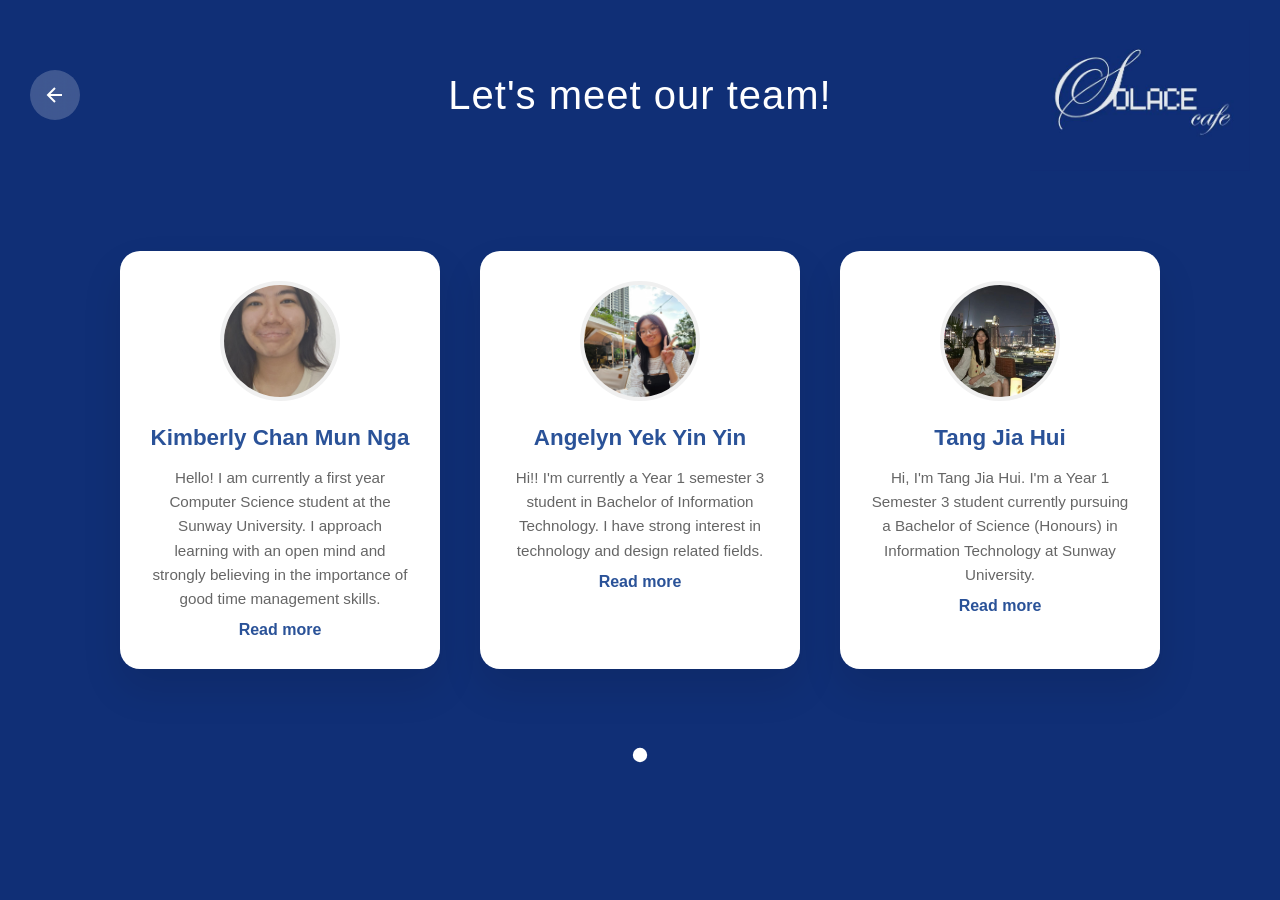
<file: team.html>
<!DOCTYPE html>
<html lang="en">
<head>
    <meta charset="UTF-8">
    <meta name="viewport" content="width=device-width, initial-scale=1.0">
    <title>Meet Our Team - Source Cafe</title>
    <link rel="stylesheet" href="css/teamstyle.css">
</head>
<body>
    <div class="header">
        <button class="back-button" onclick="goBack()">
            <svg class="back-arrow" viewBox="0 0 24 24">
                <path d="m12 19-7-7 7-7"/>
                <path d="m19 12H5"/>
            </svg>
        </button>
        <h1 class="title">Let's meet our team!</h1>
        <img src="images/logoweb.png" alt="Solace Cafe Logo" class="logo">
    </div>

    <div class="team-container">
        <div class="team-card" data-member="kimberly">
            <img src="images/kim.jpg" alt="Kimberly Chan Mun Nga" class="profile-image">
            <h2 class="name">Kimberly Chan Mun Nga</h2>
            <div class="description" id="desc-kimberly">
                Hello! I am currently a first year Computer Science student at the Sunway University. I approach learning with an open mind and strongly believing in the importance of good time management skills.
                <span class="more-text" style="display: none;">
                    My current passion lies in building web and mobile applications, Machine Learning and AI. Please feel free to contact me through email or drop me a message on LinkedIn if you want to collaborate with me for projects or even just a chat! I am currently seeking for internships starting Jan 2027.
                </span>
            </div>
            <span class="read-more" onclick="toggleDescription('kimberly')">Read more</span>
        </div>

        <div class="team-card" data-member="angelyn">
            <img src="images/ange.jpg" alt="Angelyn Yek Yin Yin" class="profile-image">
            <h2 class="name">Angelyn Yek Yin Yin</h2>
            <div class="description" id="desc-angelyn">
                Hi!! I'm currently a Year 1 semester 3 student in Bachelor of Information Technology. I have strong interest in technology and design related fields.
                <span class="more-text" style="display: none;">
                    Not only that, I love learning new tools and languages and I'm always looking for opportunities to expand my skill set whether it's through hands-on projects, collaborations or self-initiated challenges.
                </span>
            </div>
            <span class="read-more" onclick="toggleDescription('angelyn')">Read more</span>
        </div>

        <div class="team-card" data-member="tangjia">
            <img src="images/jiahui.jpg" alt="Tang Jia Hui" class="profile-image">
            <h2 class="name">Tang Jia Hui</h2>
            <div class="description" id="desc-tangjia">
                Hi, I'm Tang Jia Hui. I'm a Year 1 Semester 3 student currently pursuing a Bachelor of Science (Honours) in Information Technology at Sunway University.
                <span class="more-text" style="display: none;">
                    I have great interest in technology and how it can be used to solve problems in the real world. I am particularly interested in software development, web technologies, and data systems. I really enjoy getting new skills and also working on practical projects and experiences in the IT field.
                </span>
            </div>
            <span class="read-more" onclick="toggleDescription('tangjia')">Read more</span>
        </div>
    </div>

    <div class="page-indicator">
        <div class="dot active"></div>
    </div>

    <div class="notification" id="notification">
        <span id="notification-text"></span>
    </div>

    <script src="js/team.js"></script>
</body>
</html>
</file>
<file: css/style.css>
@import url('https://fonts.googleapis.com/css2?family=Dancing+Script:wght@700&family=Orbitron:wght@700&display=swap');

html {
  scroll-behavior: smooth;
}

body {
  margin: 0;
  font-family: 'Montserrat', Arial, sans-serif;
  background: #f7f8fa;
  color: #002366;
}

.navbar {
  background: #102f76;
  color: #fff;
  display: flex;
  align-items: center;
  justify-content: space-between;
  padding: 0.5rem 2rem;
  position: sticky;
  top: 0;
  z-index: 100;
}
.logo {
  display: flex;
  align-items: flex-end;
  position: relative;
  font-size: 2.2rem;
  height: 60px;
}
.logo img {
  height: 70px;
  margin-right: 10px;
}
.logo-script-s {
  font-family: 'Dancing Script', cursive;
  font-size: 2.7rem;
  font-weight: 700;
  color: #fff;
  line-height: 1;
  margin-right: 0.1em;
}
.logo-block {
  font-family: 'Orbitron', sans-serif;
  font-size: 1.7rem;
  font-weight: 700;
  letter-spacing: 0.08em;
  color: #fff;
  margin-right: 0.3em;
}
.logo-cafe {
  font-family: 'Dancing Script', cursive;
  font-size: 1.1rem;
  color: #fff;
  position: absolute;
  left: 4.1em;
  bottom: 0.1em;
  font-weight: 700;
  letter-spacing: 0.04em;
}
.logo-img {
  height: 130px;
  width: auto;
  display: block;
}
.nav-links {
  list-style: none;
  display: flex;
  gap: 2rem;
  margin: 0;
  padding: 0;
}
.nav-links li a {
  color: #fff;
  text-decoration: none;
  font-size: 1.1rem;
  transition: color 0.2s;
}
.nav-links li a:hover {
  color: #f7c873;
}
.nav-icons {
  display: flex;
  align-items: center;
  gap: 2rem;
  color: #fff;
}
.nav-icons a, .nav-icons i {
  color: #fff;
}
.nav-icons a:hover, .nav-icons i:hover {
  color: #f7c873;
}

/* Placeholder icon styles */
.icon-search, .icon-user, .icon-cart, .icon-email, .icon-phone, .icon-fb, .icon-ig, .icon-wa {
  display: inline-block;
  width: 24px; height: 24px;
  background: #fff2;
  border-radius: 50%;
}

.icon-email {
  display: inline-block;
  width: 22px;
  height: 22px;
  vertical-align: middle;
  margin-right: 0.5em;
  background: url('data:image/svg+xml;utf8,<svg fill="%23002366" xmlns="http://www.w3.org/2000/svg" viewBox="0 0 24 24"><path d="M20 4H4c-1.1 0-2 .9-2 2v12c0 1.1.9 2 2 2h16c1.1 0 2-.9 2-2V6c0-1.1-.9-2-2-2zm0 2v.01L12 13 4 6.01V6h16zM4 20v-9.99l7.99 7.99c.39.39 1.02.39 1.41 0L20 10.01V20H4z"/></svg>') no-repeat center/contain;
}
.icon-phone {
  display: inline-block;
  width: 22px;
  height: 22px;
  vertical-align: middle;
  margin-right: 0.5em;
  background: url('data:image/svg+xml;utf8,<svg fill="%23002366" xmlns="http://www.w3.org/2000/svg" viewBox="0 0 24 24"><path d="M6.62 10.79a15.053 15.053 0 006.59 6.59l2.2-2.2a1 1 0 011.01-.24c1.12.37 2.33.57 3.58.57a1 1 0 011 1V20a1 1 0 01-1 1C10.07 21 3 13.93 3 5a1 1 0 011-1h3.5a1 1 0 011 1c0 1.25.2 2.46.57 3.58a1 1 0 01-.24 1.01l-2.2 2.2z"/></svg>') no-repeat center/contain;
}

.hero {
  position: relative;
  height: 400px;
  background: #002366;
  color: #fff;
  display: flex;
  align-items: center;
  justify-content: center;
  overflow: hidden;
}
.hero-bg {
  position: absolute;
  top: 0; left: 0; width: 100%; height: 100%;
  object-fit: cover;
  opacity: 0.7;
  z-index: 1;
}
.hero-content {
  position: relative;
  z-index: 2;
  text-align: center;
}
.hero-content h1 {
  font-family: 'Playfair Display', serif;
  font-size: 4rem;
  margin: 0;
}
.solace-script {
  font-family: 'Playfair Display', cursive;
  font-size: 4rem;
  font-weight: 700;
}
.solace-block {
  font-family: 'Montserrat', sans-serif;
  font-size: 2rem;
  font-weight: 400;
}
.hero-content p {
  font-size: 1.3rem;
  margin: 1rem 0;
}
.btn, .btn-reservation {
  background: #002366;
  color: #fff;
  border: none;
  border-radius: 20px;
  padding: 0.7rem 2rem;
  font-size: 1rem;
  cursor: pointer;
  transition: background 0.2s;
  box-shadow: 0 2px 8px #0001;
  text-decoration: none;
}
.btn:hover {
  background: #f7c873;
  color: #002366;
}
.btn-reservation {
  border-radius: 0;
  padding: 0.7rem 2rem;
  margin-left: 2rem;
}

.about {
  background: #fff;
  padding: 2rem 0 3rem 0;
}
.about-row {
  display: flex;
  align-items: center;
  justify-content: space-between;
  max-width: 1100px;
  margin: 0 auto 2rem auto;
  gap: 2rem;
}
.about-header {
  flex: 1;
  text-align: left;
}
.about-title-line {
  display: flex;
  align-items: center;
  margin-bottom: 0.5rem;
  border-left: none;
  padding-left: 0;
}
.about-title {
  font-family: 'Playfair Display', serif;
  font-size: 2.5rem;
  font-weight: 700;
  position: relative;
  padding-left: 0;
}
.about-title-us {
  position: relative;
  z-index: 1;
  padding-left: 0.5rem;
  margin-left: 0.5rem;
}
.about-title-us::before {
  content: "";
  position: absolute;
  left: 0;
  top: 0;
  width: 100%;
  height: 100%;
  border-left: 6px solid #002366;
  border-radius: 3px;
  z-index: -1;
}
.about-header p {
  margin: 0;
  font-size: 1.1rem;
  color: #002366;
  max-width: 600px;
}
.btn-reservation {
  align-self: flex-start;
  margin-left: 0;
  margin-top: 0.5rem;
}
.about-cards {
  display: flex;
  justify-content: center;
  gap: 2rem;
  margin-top: 2rem;
}
.about-card {
  background: #f7f8fa;
  border-radius: 10px;
  box-shadow: 0 2px 8px #0001;
  padding: 1rem;
  width: 180px;
  text-align: center;
}
.about-card img {
  width: 100%;
  border-radius: 8px;
  margin-bottom: 0.7rem;
}

.menu-preview {
  background: #fff;
  padding: 2rem 0 3rem 0;
  text-align: center;
}
.menu-preview h2 {
  font-family: 'Playfair Display', serif;
  font-size: 2.2rem;
  margin-bottom: 1rem;
}
.menu-tabs {
  display: flex;
  justify-content: center;
  gap: 1.5rem;
  margin-bottom: 2rem;
}
.tab {
  background: none;
  border: none;
  color: #002366;
  font-size: 1.1rem;
  padding: 0.5rem 1.5rem;
  border-radius: 20px;
  cursor: pointer;
  transition: background 0.2s, color 0.2s;
}
.tab.active, .tab:hover {
  background: #002366;
  color: #fff;
}
.drinks-subtabs {
  display: flex;
  justify-content: center;
  gap: 1rem;
  margin-bottom: 1.5rem;
}
.subtab {
  background: none;
  border: none;
  color: #002366;
  font-size: 1rem;
  padding: 0.4rem 1.2rem;
  border-radius: 15px;
  cursor: pointer;
  transition: background 0.2s, color 0.2s;
  border: 2px solid #002366;
}
.subtab.active, .subtab:hover {
  background: #002366;
  color: #fff;
}
.menu-slider {
  display: flex;
  align-items: center;
  justify-content: center;
  gap: 1rem;
  margin-bottom: 2rem;
  padding: 1rem 0;
  min-height: 280px;
}
.menu-arrow {
  background: #e0e0e0;
  color: #002366;
  border: none;
  border-radius: 50%;
  width: 40px;
  height: 40px;
  font-size: 2rem;
  display: flex;
  align-items: center;
  justify-content: center;
  cursor: pointer;
  transition: background 0.2s, color 0.2s;
}
.menu-arrow:hover {
  background: #cccccc;
  color: #002366;
}
.menu-items {
  flex: 1 1 auto;
  display: flex;
  justify-content: center;
  gap: 2rem;
  overflow: hidden;
  padding: 1rem 0;
}
.menu-item {
  background: linear-gradient(135deg, #f7f8fa 0%, #ffffff 100%);
  border-radius: 12px;
  box-shadow: 0 3px 12px rgba(0, 0, 0, 0.08);
  padding: 1.2rem;
  width: 180px;
  text-align: center;
  position: relative;
  transition: all 0.3s ease;
  cursor: pointer;
  border: 1px solid rgba(0, 35, 102, 0.05);
}

.menu-item:hover {
  transform: translateY(-3px);
  box-shadow: 0 8px 25px rgba(0, 35, 102, 0.15);
  background: linear-gradient(135deg, #ffffff 0%, #f8f9ff 100%);
  border: 1px solid #002366;
}
.menu-item img {
  width: 100px;
  height: 100px;
  object-fit: cover;
  border-radius: 50%;
  margin-bottom: 0.7rem;
  transition: transform 0.3s ease;
}

.menu-item:hover img {
  transform: scale(1.05);
}
.menu-item .item-info h3 {
  margin: 0.5rem 0 0.2rem 0;
  font-size: 1.1rem;
  transition: color 0.3s ease;
}

.menu-item:hover .item-info h3 {
  color: #002366;
  font-weight: 700;
}
.menu-item .item-info p {
  margin: 0;
  color: #002366;
  font-weight: 600;
  transition: color 0.3s ease;
}

.menu-item:hover .item-info p {
  color: #f7c873;
}
.quantity-selector {
  padding: 0.1rem 0.5rem;
  gap: 0.3rem;
  border-radius: 16px;
}
.quantity-selector button {
  background: #002366;
  color: #fff;
  border: none;
  font-size: 1rem;
  width: 20px;
  height: 20px;
  border-radius: 50%;
  font-family: 'Montserrat', sans-serif;
  cursor: pointer;
  transition: background 0.2s, color 0.2s;
}
.quantity-selector button:hover {
  background: #f7c873;
  color: #002366;
}
.quantity-selector .quantity {
  font-size: 1rem;
  min-width: 1em;
}
.add-to-cart {
  
}

.contact {
  background: #002366;
  color: #fff;
  display: flex;
  justify-content: center;
  align-items: flex-start;
  gap: 3rem;
  padding: 2rem 0;
}
.contact-form, .contact-info {
  background: #fff;
  color: #002366;
  border-radius: 15px;
  box-shadow: 0 2px 8px #0002;
  padding: 2rem;
  min-width: 300px;
  max-width: 350px;
}
.contact-form h2, .contact-info h2 {
  font-family: 'Playfair Display', serif;
  font-size: 1.5rem;
  margin-bottom: 0.5rem;
}
.contact-form form {
  display: flex;
  flex-direction: column;
  gap: 1rem;
}
.contact-form input, .contact-form textarea {
  border: none;
  background: #f7f8fa;
  border-radius: 10px;
  padding: 0.7rem 1rem;
  font-size: 1rem;
  color: #002366;
  resize: none;
}
.contact-form button {
  align-self: flex-start;
}
.contact-info p {
  margin: 1rem 0 0 0;
  font-size: 1rem;
  display: flex;
  align-items: center;
  gap: 0.5rem;
}
.contact-info i.fa-solid {
  color: #002366;
  font-size: 1.1em;
  margin-right: 0.5em;
  vertical-align: middle;
}

footer {
  background: #002366;
  color: #fff;
  padding: 2rem 0 0.5rem 0;
  font-size: 1rem;
}
.footer-main {
  display: flex;
  justify-content: space-between;
  align-items: flex-start;
  max-width: 1100px;
  margin: 0 auto;
  padding-bottom: 1rem;
  border-bottom: 1px solid #fff3;
}
.footer-logo {
  display: flex;
  align-items: center;
  font-family: 'Playfair Display', serif;
  font-size: 2rem;
}
.footer-logo img {
  height: 100px;
  margin-right: 10px;
}
.footer-logo .cafe {
  font-size: 1rem;
  font-family: 'Montserrat', sans-serif;
  font-weight: 400;
}
.footer-info {
  display: flex;
  gap: 3rem;
}
.footer-info h4 {
  margin: 0 0 0.5rem 0;
  font-family: 'Playfair Display', serif;
  font-size: 1.1rem;
}
.footer-social {
  display: flex;
  gap: 1rem;
  margin-top: 1rem;
}
.footer-social a {
  color: #fff;
  font-size: 2rem;
  margin-right: 1.2rem;
  transition: color 0.2s;
}
.footer-social a:last-child {
  margin-right: 0;
}
.footer-social a:hover {
  color: #f7c873;
}
.footer-bottom {
  text-align: center;
  margin-top: 1rem;
  font-size: 0.95rem;
  color: #fff9;
}

/* Scroll to top button */
.scroll-to-top {
  position: fixed;
  bottom: 30px;
  right: 30px;
  width: 50px;
  height: 50px;
  background: #002366;
  color: #fff;
  border: none;
  border-radius: 50%;
  cursor: pointer;
  display: none;
  align-items: center;
  justify-content: center;
  font-size: 1.2rem;
  box-shadow: 0 4px 12px rgba(0, 35, 102, 0.3);
  transition: all 0.3s ease;
  z-index: 1000;
}

.scroll-to-top:hover {
  background: #f7c873;
  color: #002366;
  transform: translateY(-2px);
  box-shadow: 0 6px 16px rgba(0, 35, 102, 0.4);
}

.scroll-to-top.show {
  display: flex;
}

/* Responsive Design */
@media (max-width: 900px) {
  /* Keep menu items horizontal and scrollable */
  .menu-items {
    flex-direction: row;
    justify-content: flex-start;
    overflow-x: auto;
    overflow-y: hidden;
    padding: 1rem 0;
    gap: 1.5rem;
    scroll-snap-type: x mandatory;
  }
  
  .menu-item {
    flex-shrink: 0;
    scroll-snap-align: start;
    min-width: 180px;
  }
  
  .menu-slider {
    overflow: hidden;
  }
  .about-row {
    flex-direction: column;
    align-items: flex-start;
    gap: 1rem;
  }
  .about-header {
    text-align: center;
    width: 100%;
  }
  .btn-reservation {
    align-self: center;
    margin-top: 1rem;
  }
  .about-cards {
    flex-direction: row;
    align-items: center;
    gap: 1.5rem;
    overflow-x: auto;
    overflow-y: hidden;
    padding: 1rem 0;
    justify-content: flex-start;
  }
  .about-cards, .footer-main, .contact {
    flex-direction: column;
    align-items: center;
    gap: 1.5rem;
  }
  .footer-info {
    flex-direction: column;
    gap: 1rem;
  }
}
@media (max-width: 600px) {
  .navbar {
    flex-direction: column;
    padding: 0.5rem 1rem;
    position: static;
    top: unset;
  }
  .nav-links {
    flex-direction: column;
    gap: 1rem;
    width: 100%;
    align-items: center;
  }
  .nav-icons {
    gap: 1rem;
    margin-top: 0.5rem;
  }
  .hero {
    min-height: 220px;
    height: auto;
    padding: 2.5rem 0 1.5rem 0;
    display: flex;
    align-items: center;
    justify-content: center;
  }
  .hero-content h1, .solace-script {
    font-size: 2rem;
  }
  .hero-content p {
    font-size: 1rem;
  }
  .hero-logo {
    width: 80px;
    height: auto;
  }
  .about-row, .custom-about-row {
    flex-direction: column;
    gap: 1rem;
    padding: 0 1rem;
  }
  .about-header, .custom-about-header {
    text-align: center;
  }
  .about-cards, .custom-about-cards {
    flex-direction: column;
    gap: 1rem;
    align-items: center;
  }
  .about-card, .custom-about-card {
    width: 90%;
    max-width: 300px;
  }
  .menu-preview h2 {
    font-size: 1.5rem;
  }
  .menu-tabs, .drinks-subtabs {
    flex-direction: column;
    gap: 0.5rem;
  }
  .menu-slider {
    flex-direction: column;
    align-items: center;
  }
  .menu-items {
    flex-direction: column;
    gap: 1rem;
    align-items: center;
  }
  .menu-item {
    width: 95vw;
    max-width: 320px;
    min-width: unset;
  }
  .footer-main {
    flex-direction: column;
    gap: 1rem;
    align-items: center;
    text-align: center;
  }
  .footer-logo img {
    width: 80px;
  }
  .footer-info, .footer-social {
    align-items: center;
    text-align: center;
  }
  .scroll-to-top {
    right: 10px;
    bottom: 10px;
    width: 40px;
    height: 40px;
  }
}

.hero-logo {
  max-width: 400px;
  width: 100%;
  height: auto;
  display: block;
  margin: 0 auto 1rem auto;
}

.hero .btn, .hero-content .btn {
  text-decoration: none;
}

/* --- Custom About Us Section Styles --- */
.custom-about-row {
  display: flex;
  align-items: flex-start;
  justify-content: flex-start;
  gap: 2.5rem;
  max-width: 1100px;
  margin: 0 auto 2.5rem auto;
  position: relative;
}
.custom-about-header {
  display: flex;
  align-items: flex-start;
  gap: 2rem;
  flex: 1;
}
.custom-about-title-line {
  border-left: 5px solid #002366;
  padding-left: 1.2rem;
  margin-right: 1.2rem;
  display: flex;
  align-items: center;
  height: 100%;
}
.custom-about-title {
  font-family: 'Playfair Display', serif;
  font-size: 2.5rem;
  font-weight: 700;
  color: #002366;
  letter-spacing: 0.5px;
  display: block;
}
.custom-about-desc {
  font-size: 1.1rem;
  color: #002366;
  max-width: 520px;
  margin: 0;
  align-self: center;
}
.custom-reservation-btn {
  margin-left: auto;
  margin-top: 0;
  align-self: flex-start;
  background: #002366;
  color: #fff;
  border-radius: 0;
  font-family: 'Montserrat', sans-serif;
  font-size: 1.1rem;
  padding: 0.7rem 2rem;
  box-shadow: none;
  transition: background 0.2s, color 0.2s;
}
.custom-reservation-btn:hover {
  background: #f7c873;
  color: #002366;
}
.custom-about-cards {
  display: flex;
  justify-content: center;
  gap: 2.5rem;
  margin-top: 2.5rem;
}
.custom-about-card {
  background: none;
  box-shadow: none;
  border-radius: 0;
  padding: 0;
  width: 210px;
  text-align: center;
  display: flex;
  flex-direction: column;
  align-items: center;
}
.custom-img-border {
  background: none;
  border-top: 10px solid #002366;
  border-left: 10px solid #002366;
  border-radius: 0 0 12px 0;
  display: inline-block;
  margin-bottom: 1rem;
  width: 180px;
  height: 180px;
  overflow: hidden;
  box-sizing: content-box;
}
.custom-img-border img {
  width: 180px;
  height: 180px;
  object-fit: cover;
  display: block;
  border-radius: 0 0 12px 0;
}
.custom-about-card p {
  font-size: 1.08rem;
  color: #002366;
  margin-top: 0.5rem;
  margin-bottom: 0;
}

@media (max-width: 900px) {
  .custom-about-row {
    flex-direction: column;
    align-items: flex-start;
    gap: 1.5rem;
  }
  .custom-about-header {
    flex-direction: column;
    gap: 1rem;
    width: 100%;
  }
  .custom-about-title-line {
    margin-bottom: 0.5rem;
    margin-right: 0;
    padding-left: 0.8rem;
  }
  .custom-about-cards {
    flex-direction: row;
    align-items: center;
    gap: 1.5rem;
    overflow-x: auto;
    overflow-y: hidden;
    padding: 1rem 0;
    justify-content: flex-start;
  }
}

.contact-success-message {
  margin-top: 1.2rem;
  background: #e6f9e7;
  color: #217a3a;
  border: 1.5px solid #b6e2c1;
  border-radius: 8px;
  padding: 1rem 1.5rem;
  font-size: 1.08rem;
  text-align: center;
  font-family: 'Montserrat', Arial, sans-serif;
  box-shadow: 0 2px 8px #0001;
  animation: fadeIn 0.5s;
}

@keyframes fadeIn {
  from { opacity: 0; transform: translateY(10px); }
  to { opacity: 1; transform: translateY(0); }
}

/* Responsive styles for tablets */
@media (max-width: 900px) {
  body {
    font-size: 1.1em;
  }
  .container, .main, .content {
    width: 95%;
    padding: 10px;
  }
  img {
    max-width: 100%;
    height: auto;
  }
}

/* Responsive styles for phones */
@media (max-width: 600px) {
  body {
    font-size: 1em;
  }
  .container, .main, .content {
    width: 100%;
    padding: 5px;
  }
  nav, .menu, .sidebar {
    display: none;
  }
  header, footer {
    text-align: center;
  }
  img {
    max-width: 100%;
    height: auto;
  }
}
</file>
<file: css/checkout.css>
body {
    margin: 0;
    font-family: 'Georgia', serif;
    background: #fcfcfc;
    color: #1a3263;
}

.checkout-container {
    display: flex;
    min-height: 100vh;
}

.sidebar {
    background: #14387b;
    width: 270px;
    display: flex;
    flex-direction: column;
    align-items: center;
    padding: 30px 0 0 0;
}

.logo {
    width: 160px;
    height: 90px;
    border-radius: 18px;
    margin-bottom: 40px;
    display: flex;
    align-items: center;
    justify-content: center;
    overflow: hidden;
    margin-top: 48px;
}

.logo img {
    max-width: 100%;
    max-height: 100%;
}

.back-arrow {
    color: #fff !important;
    font-size: 2rem;
    margin-bottom: 24px;
    margin-top: 8px;
    align-self: center;
    cursor: pointer;
    background: none;
    border: none;
    z-index: 2;
}

.place-order-btn {
    margin-top: auto;
    margin-bottom: 40px;
    background: #fff;
    color: #1a3263;
    border: none;
    border-radius: 20px;
    font-size: 1.5rem;
    padding: 12px 36px;
    cursor: pointer;
    font-family: inherit;
    box-shadow: 0 2px 8px #0001;
    transition: background 0.2s;
}

.place-order-btn:hover {
    background: #e6eaf7;
}

.main-content {
    flex: 1;
    padding: 40px 0;
    display: flex;
    flex-direction: column;
    align-items: center;
}

.checkout-title {
    font-size: 2.7rem;
    font-weight: bold;
    margin-bottom: 18px;
    color: #1a3263;
    text-shadow: 0 2px 8px #e6eaf7;
}

.section-box {
    background: #fff;
    border-radius: 24px;
    box-shadow: 0 2px 12px #0001;
    padding: 32px 38px 28px 38px;
    margin-bottom: 32px;
    min-width: 420px;
    max-width: 520px;
}

.section-title {
    font-size: 1.4rem;
    font-weight: 600;
    color: #1a3263;
    text-align: center;
    margin-bottom: 18px;
    border-bottom: 2px solid #e6eaf7;
    padding-bottom: 8px;
}

.form-group {
    margin-bottom: 18px;
}

.form-label {
    display: block;
    font-size: 1.08rem;
    margin-bottom: 6px;
}

.form-label .required {
    color: #e74c3c;
    margin-left: 2px;
}

.form-input {
    width: 100%;
    padding: 10px 14px;
    border: 1.5px solid #bfcbe6;
    border-radius: 10px;
    font-size: 1.08rem;
    font-family: inherit;
    background: #f8fafd;
    color: #1a3263;
    transition: border 0.2s;
}

.form-input:focus {
    border-color: #3b5ba9;
    outline: none;
}

.payment-section {
    background: #fff;
    border-radius: 24px;
    box-shadow: 0 2px 12px #0001;
    padding: 32px 38px 28px 38px;
    min-width: 420px;
    max-width: 520px;
}

.payment-title {
    font-size: 1.2rem;
    font-weight: 600;
    color: #1a3263;
    text-align: center;
    margin-bottom: 18px;
    border-bottom: 2px solid #e6eaf7;
    padding-bottom: 8px;
}

.payment-options {
    display: flex;
    flex-direction: column;
    gap: 16px;
}

.payment-option {
    display: flex;
    align-items: center;
    border: 2px solid #e0e6f7;
    border-radius: 12px;
    padding: 12px 16px;
    background: #f8fafd;
    cursor: pointer;
    transition: border 0.2s;
    position: relative;
}

.payment-option input[type="radio"] {
    accent-color: #3b5ba9;
    margin-right: 16px;
    width: 20px;
    height: 20px;
}

.payment-label {
    flex: 1;
    font-size: 1.08rem;
    color: #1a3263;
}

.payment-img {
    width: 48px;
    height: 32px;
    object-fit: contain;
    margin-left: 12px;
    background: #fff;
    border-radius: 6px;
    border: 1px solid #e6eaf7;
    display: flex;
    align-items: center;
    justify-content: center;
}

.payment-img img {
    max-width: 48px;
    max-height: 32px;
    width: auto;
    height: auto;
    display: block;
}

@media (max-width: 900px) {
    .checkout-container { 
        flex-direction: column; 
    }
    
    .sidebar { 
        width: 100%; 
        flex-direction: row; 
        justify-content: space-between; 
        height: 90px; 
        padding: 0 20px; 
    }
    
    .main-content { 
        padding: 20px 0; 
    }
    
    .section-box, .payment-section { 
        min-width: unset; 
        max-width: 98vw; 
    }
}

/* Responsive styles for tablets */
@media (max-width: 900px) {
  body {
    font-size: 1.1em;
  }
  .checkout-container {
    width: 95%;
    padding: 10px;
  }
  img {
    max-width: 100%;
    height: auto;
  }
}

/* Responsive styles for phones */
@media (max-width: 600px) {
  .checkout-container {
    flex-direction: column;
    padding: 0 0.5rem;
  }
  .sidebar {
    width: 100%;
    padding: 1rem 0;
    margin-bottom: 1rem;
    border-radius: 0 0 18px 18px;
  }
  .main-content {
    padding: 1rem 0;
  }
  .section-box, .payment-section {
    min-width: unset;
    max-width: 100%;
    padding: 1rem;
  }
  .checkout-title {
    font-size: 1.5rem;
  }
  .place-order-btn {
    font-size: 1.1rem;
    padding: 10px 0;
  }
  .checkout-sidebar {
    display: none;
  }
  img {
    max-width: 100%;
    height: auto;
  }
}
</file>
<file: css/loginstyle.css>
/* Back Button Styles */
.back-button {
    position: absolute;
    top: 20px;
    left: 20px;
    display: flex;
    align-items: center;
    color: #fff;
    text-decoration: none;
    font-size: 22px;
    background: transparent;
    border: none;
    padding: 0;
    z-index: 10;
    box-shadow: none;
    transition: color 0.2s;
}

.back-button:hover {
    color: #f7c873;
    background: transparent;
    transform: translateX(-2px);
}

.back-button i {
    font-size: 28px;
    color: #fff;
}

* {
    margin: 0;
    padding: 0;
    box-sizing: border-box;
}

body {
    font-family: 'Georgia', serif;
    background: linear-gradient(135deg, #102f76 0%, #102f76 100%);
    min-height: 100vh;
    display: flex;
    align-items: center;
    justify-content: center;
    color: #333;
}

.auth-container {
    background: rgba(255, 255, 255, 0.95);
    border-radius: 20px;
    box-shadow: 0 20px 40px rgba(0, 0, 0, 0.1);
    overflow: hidden;
    width: 900px;
    max-width: 90vw;
    min-height: 600px;
    display: flex;
    backdrop-filter: blur(10px);
}

.auth-left {
    flex: 1;
    background: linear-gradient(45deg, rgba(16, 47, 118, 0.9), rgba(16, 47, 118, 0.9)),
                url('data:image/svg+xml,<svg xmlns="http://www.w3.org/2000/svg" viewBox="0 0 100 100"><defs><pattern id="coffee" patternUnits="userSpaceOnUse" width="20" height="20"><circle cx="10" cy="10" r="2" fill="rgba(255,255,255,0.1)"/></pattern></defs><rect width="100" height="100" fill="url(%23coffee)"/></svg>');
    color: white;
    padding: 60px 40px;
    display: flex;
    flex-direction: column;
    justify-content: center;
    align-items: center;
    text-align: center;
}

.logo {
    font-size: 48px;
    font-weight: 300;
    margin-bottom: 20px;
    font-style: italic;
}

.tagline {
    font-size: 18px;
    opacity: 0.9;
    font-style: italic;
    margin-bottom: 40px;
}

.coffee-cup {
    width: 80px;
    height: 80px;
    margin: 20px 0;
    opacity: 0.3;
}

.auth-right {
    flex: 1;
    padding: 60px 40px;
    display: flex;
    flex-direction: column;
    justify-content: center;
}

.auth-toggle {
    display: flex;
    background: #f8f9fa;
    border-radius: 50px;
    margin-bottom: 40px;
    overflow: hidden;
}

.toggle-btn {
    flex: 1;
    padding: 15px 20px;
    background: none;
    border: none;
    cursor: pointer;
    font-size: 16px;
    font-weight: 500;
    transition: all 0.3s ease;
    color: #666;
}

.toggle-btn.active {
    background: #102f76;
    color: white;
}

.form-container {
    position: relative;
}

.auth-form {
    display: none;
}

.auth-form.active {
    display: block;
    animation: fadeIn 0.3s ease;
}

@keyframes fadeIn {
    from { opacity: 0; transform: translateY(10px); }
    to { opacity: 1; transform: translateY(0); }
}

.form-group {
    margin-bottom: 25px;
}

.form-group label {
    display: block;
    margin-bottom: 8px;
    font-weight: 500;
    color: #333;
}

.form-group input {
    width: 100%;
    padding: 15px 20px;
    border: 2px solid #e9ecef;
    border-radius: 10px;
    font-size: 16px;
    transition: border-color 0.3s ease;
    background: #fff;
}

.form-group input:focus {
    outline: none;
    border-color: #102f76;
}

.auth-btn {
    width: 100%;
    padding: 15px;
    background: #102f76;
    color: white;
    border: none;
    border-radius: 10px;
    font-size: 16px;
    font-weight: 600;
    cursor: pointer;
    transition: all 0.3s ease;
    margin-top: 10px;
}

.auth-btn:hover {
    background: #0a2355;
    transform: translateY(-2px);
    box-shadow: 0 5px 15px rgba(16, 47, 118, 0.3);
}

.success-message {
    display: none;
    text-align: center;
    padding: 40px;
    animation: slideIn 0.5s ease;
}

@keyframes slideIn {
    from { transform: translateY(20px); opacity: 0; }
    to { transform: translateY(0); opacity: 1; }
}

.success-icon {
    width: 80px;
    height: 80px;
    background: #28a745;
    border-radius: 50%;
    display: flex;
    align-items: center;
    justify-content: center;
    margin: 0 auto 20px;
    color: white;
    font-size: 40px;
}

.welcome-text {
    font-size: 28px;
    font-weight: 600;
    color: #333;
    margin-bottom: 15px;
}

.welcome-subtext {
    color: #666;
    font-size: 18px;
    margin-bottom: 35px;
    line-height: 1.5;
}

.continue-btn {
    background: #102f76;
    color: white;
    border: none;
    padding: 12px 30px;
    border-radius: 8px;
    font-size: 16px;
    cursor: pointer;
    transition: background 0.3s ease;
}

.continue-btn:hover {
    background: #0a2355;
}


input[type="email"], input[type="password"], input[type="text"] {
    -webkit-appearance: none;
    -moz-appearance: none;
    appearance: none;
}

button {
    -webkit-appearance: none;
    -moz-appearance: none;
    appearance: none;
}


@media screen and (max-width: 768px) {
    .auth-container {
        flex-direction: column;
        width: 95vw;
        max-width: 95vw;
        height: auto;
        min-height: 0;
        max-height: 95vh;
        overflow-y: auto;
    }
    
    .auth-left {
        padding: 30px 20px;
        min-height: 180px;
        flex-shrink: 0;
    }
    
    .auth-right {
        padding: 30px 20px;
        flex: 1;
    }
    
    .coffee-cup {
        width: 60px;
        height: 60px;
        margin: 15px 0;
    }
    
    .auth-left p {
        font-size: 16px !important;
    }
}

@media screen and (max-width: 480px) {
    .auth-container {
        width: 100vw;
        height: 100vh;
        border-radius: 0;
        max-height: 100vh;
    }
    
    .auth-left {
        padding: 25px 15px;
        min-height: 150px;
    }
    
    .auth-right {
        padding: 25px 15px;
    }
    
    .form-group input {
        padding: 12px 15px;
        font-size: 16px; 
    }
}


@media screen and (max-height: 600px) and (orientation: landscape) {
    .auth-container {
        flex-direction: row;
        height: 95vh;
    }
    
    .auth-left {
        padding: 20px;
        min-height: auto;
    }
    
    .coffee-cup {
        width: 40px;
        height: 40px;
        margin: 10px 0;
    }
    
    .auth-left p {
        font-size: 14px !important;
    }
}

@media (max-width: 600px) {
  .login-container {
    padding: 1rem 0.5rem;
    width: 100vw;
    min-width: unset;
  }
  .login-card {
    padding: 1rem;
    max-width: 100%;
  }
  .login-title {
    font-size: 1.5rem;
  }
  .login-input, .login-button {
    font-size: 1rem;
    padding: 0.7rem 0.5rem;
  }
}
</file>
<file: css/reservation.css>
:root {
  --main-blue: #16316b;
  --light-gray: #e5e5e5;
  --input-gray: #b0b0b0;
  --hover-blue: #1d3a8a;
}

* {
  margin: 0;
  padding: 0;
  box-sizing: border-box;
}

body {
  font-family: 'Montserrat', Arial, sans-serif;
  background-color: #fff;
  min-height: 100vh;
}

.page-container {
  background-color: #fff;
  min-height: 100vh;
  padding: 60px 40px 40px 40px;
  display: flex;
  justify-content: center;
  align-items: flex-start;
}

.reservation-card {
  background: #fff;
  width: 100%;
  max-width: 600px;
  padding: 40px;
  border-radius: 10px;
  box-shadow: 0 2px 16px rgba(22,49,107,0.07);
  position: relative;
}

.back-arrow {
  position: absolute;
  top: 40px;
  left: 40px;
  font-size: 2.2rem;
  color: var(--main-blue);
  cursor: pointer;
  font-weight: 300;
}

.header {
  text-align: center;
  margin-bottom: 40px;
  margin-top: 20px;
}

.title {
  font-family: 'Playfair Display', serif;
  font-size: 2.7rem;
  font-weight: 700;
  color: var(--main-blue);
  margin-bottom: 12px;
  letter-spacing: -0.5px;
}

.subtitle {
  font-family: 'Playfair Display', serif;
  font-size: 1.2rem;
  color: var(--main-blue);
  font-weight: 400;
  line-height: 1.4;
}

.subtitle a {
  color: var(--main-blue);
  text-decoration: underline;
}

.form-container {
  margin-top: 50px;
}

.input-row {
  display: flex;
  gap: 20px;
  margin-bottom: 35px;
}

.input-group {
  flex: 1;
}

.input-label {
  display: block;
  font-family: 'Playfair Display', serif;
  font-size: 1.2rem;
  color: var(--main-blue);
  margin-bottom: 8px;
  font-weight: 400;
}

.form-input {
  width: 100%;
  border: none;
  border-bottom: 3px solid var(--light-gray);
  background: transparent;
  font-size: 1.2rem;
  padding: 0.7rem 0.5rem;
  color: var(--main-blue);
  outline: none;
  font-family: 'Playfair Display', serif;
  transition: border-color 0.3s ease;
}

.form-input:focus {
  border-bottom-color: var(--main-blue);
}

.select-row {
  display: flex;
  gap: 20px;
  margin-bottom: 40px;
  align-items: flex-end;
}

.select-group {
  flex: 1;
  position: relative;
}

.form-select {
  width: 100%;
  border: none;
  border-bottom: 3px solid var(--light-gray);
  background: transparent;
  font-size: 1.2rem;
  padding: 0.7rem 0.5rem 0.7rem 2.2rem;
  color: var(--main-blue);
  outline: none;
  appearance: none;
  font-family: 'Playfair Display', serif;
  cursor: pointer;
  transition: border-color 0.3s ease;
}

.form-select:focus {
  border-bottom-color: var(--main-blue);
}

.select-group::after {
  content: '▼';
  position: absolute;
  right: 10px;
  bottom: 18px;
  color: var(--input-gray);
  font-size: 1rem;
  pointer-events: none;
}

.select-group.person::before {
  content: '👤';
  position: absolute;
  left: 0;
  bottom: 18px;
  font-size: 1.2rem;
  color: var(--light-gray);
}

.select-group.date::before {
  content: '📅';
  position: absolute;
  left: 0;
  bottom: 18px;
  font-size: 1.2rem;
  color: var(--light-gray);
}

.select-group.time::before {
  content: '🕐';
  position: absolute;
  left: 0;
  bottom: 18px;
  font-size: 1.2rem;
  color: var(--light-gray);
}

.book-button {
  width: 60%;
  background-color: var(--main-blue);
  color: white;
  border: none;
  padding: 1.1rem 0;
  font-size: 1.4rem;
  font-family: 'Playfair Display', serif;
  font-weight: 500;
  cursor: pointer;
  border-radius: 2px;
  margin: 2.5rem auto 0 auto;
  display: block;
  transition: background-color 0.3s ease;
}

.book-button:hover {
  background-color: var(--hover-blue);
}

.success-message {
  display: none;
  background-color: #27ae60;
  color: white;
  padding: 15px;
  text-align: center;
  margin-top: 20px;
  border-radius: 4px;
  font-size: 1.1rem;
}

@media (max-width: 700px) {
  .page-container {
    padding: 40px 5px;
  }
  
  .reservation-card {
    padding: 30px 5px;
  }
  
  .input-row,
  .select-row {
    flex-direction: column;
    gap: 25px;
  }
  
  .book-button {
    width: 100%;
  }
  
  .back-arrow {
    left: 10px;
    top: 10px;
  }
}

/* Responsive styles for tablets */
@media (max-width: 900px) {
  body {
    font-size: 1.1em;
  }
  .reservation-container {
    width: 95%;
    padding: 10px;
  }
  img {
    max-width: 100%;
    height: auto;
  }
}

/* Responsive styles for phones */
@media (max-width: 600px) {
  .page-container {
    padding: 1rem 0.5rem;
  }
  .reservation-card {
    padding: 1rem;
    max-width: 100%;
  }
  .input-row, .select-row {
    flex-direction: column;
    gap: 0.5rem;
  }
  .book-button {
    width: 100%;
    font-size: 1.1rem;
    padding: 0.7rem 0;
  }
  .title {
    font-size: 1.5rem;
  }
  .reservation-container {
    width: 100%;
    padding: 5px;
  }
  .reservation-sidebar {
    display: none;
  }
  img {
    max-width: 100%;
    height: auto;
  }
}
</file>
<file: css/teamstyle.css>
* {
    margin: 0;
    padding: 0;
    box-sizing: border-box;
}

body {
    font-family: -apple-system, BlinkMacSystemFont, 'Segoe UI', Roboto, sans-serif;
    background: #102f76;
    min-height: 100vh;
    color: white;
}

.header {
    display: flex;
    align-items: center;
    justify-content: space-between;
    padding: 20px 30px;
    position: relative;
}

.back-button {
    background: rgba(255, 255, 255, 0.2);
    border: none;
    border-radius: 50%;
    width: 50px;
    height: 50px;
    display: flex;
    align-items: center;
    justify-content: center;
    cursor: pointer;
    transition: all 0.3s ease;
    backdrop-filter: blur(10px);
}

.back-button:hover {
    background: rgba(255, 255, 255, 0.3);
    transform: translateX(-5px);
}

.back-arrow {
    width: 24px;
    height: 24px;
    stroke: white;
    stroke-width: 2;
    fill: none;
}

.title {
    position: absolute;
    left: 50%;
    transform: translateX(-50%);
    font-size: 2.5rem;
    font-weight: 300;
    letter-spacing: 1px;
}

.logo {
    width: 220px;
    height: auto;
    opacity: 0.9;
}

.team-container {
    display: flex;
    justify-content: center;
    gap: 40px;
    padding: 60px 40px;
    flex-wrap: wrap;
    max-width: 1400px;
    margin: 0 auto;
}

.team-card {
    background: white;
    border-radius: 20px;
    padding: 30px;
    width: 320px;
    text-align: center;
    color: #333;
    box-shadow: 0 20px 40px rgba(0, 0, 0, 0.1);
    transition: all 0.4s cubic-bezier(0.175, 0.885, 0.32, 1.275);
    cursor: pointer;
    position: relative;
    overflow: hidden;
}

.team-card::before {
    content: '';
    position: absolute;
    top: 0;
    left: -100%;
    width: 100%;
    height: 100%;
    background: linear-gradient(90deg, transparent, rgba(255, 255, 255, 0.4), transparent);
    transition: left 0.5s;
}

.team-card:hover::before {
    left: 100%;
}

.team-card:hover {
    transform: translateY(-15px) scale(1.02);
    box-shadow: 0 30px 60px rgba(0, 0, 0, 0.2);
}

.profile-image {
    width: 120px;
    height: 120px;
    border-radius: 50%;
    object-fit: cover;
    margin: 0 auto 20px;
    border: 4px solid #f0f0f0;
    transition: all 0.3s ease;
}

.team-card:hover .profile-image {
    transform: scale(1.1);
    border-color: #2a5298;
}

.name {
    font-size: 1.4rem;
    font-weight: 600;
    margin-bottom: 15px;
    color: #2a5298;
}

.description {
    font-size: 0.95rem;
    line-height: 1.6;
    color: #666;
    max-height: 200px;
    overflow: hidden;
    transition: all 0.3s ease;
    position: relative;
}

.description.expanded {
    max-height: none;
}

.read-more {
    color: #2a5298;
    cursor: pointer;
    font-weight: 600;
    margin-top: 10px;
    display: inline-block;
    transition: color 0.3s ease;
}

.read-more:hover {
    color: #1e3c72;
    text-decoration: underline;
}

.page-indicator {
    display: flex;
    justify-content: center;
    gap: 10px;
    padding: 20px;
}

.dot {
    width: 12px;
    height: 12px;
    border-radius: 50%;
    background: rgba(255, 255, 255, 0.3);
    transition: all 0.3s ease;
}

.dot.active {
    background: white;
    transform: scale(1.2);
}

@media (max-width: 768px) {
    .team-container {
        flex-direction: column;
        align-items: center;
        gap: 30px;
        padding: 40px 20px;
    }

    .title {
        font-size: 2rem;
    }

    .team-card {
        width: 100%;
        max-width: 350px;
    }
}

@media (max-width: 600px) {
    .team-container, .team-row {
        flex-direction: column;
        gap: 1rem;
        align-items: center;
        padding: 0 0.5rem;
    }
    .team-card {
        width: 95vw;
        max-width: 320px;
        margin: 0 auto 1rem auto;
    }
    .team-img {
        width: 80px;
        height: 80px;
    }
    .team-name {
        font-size: 1.2rem;
    }
    .team-role {
        font-size: 1rem;
    }
}

.notification {
    position: fixed;
    top: 20px;
    right: 20px;
    background: rgba(42, 82, 152, 0.95);
    color: white;
    padding: 15px 25px;
    border-radius: 10px;
    backdrop-filter: blur(10px);
    transform: translateX(400px);
    transition: transform 0.3s ease;
    z-index: 1000;
}

.notification.show {
    transform: translateX(0);
}
</file>
